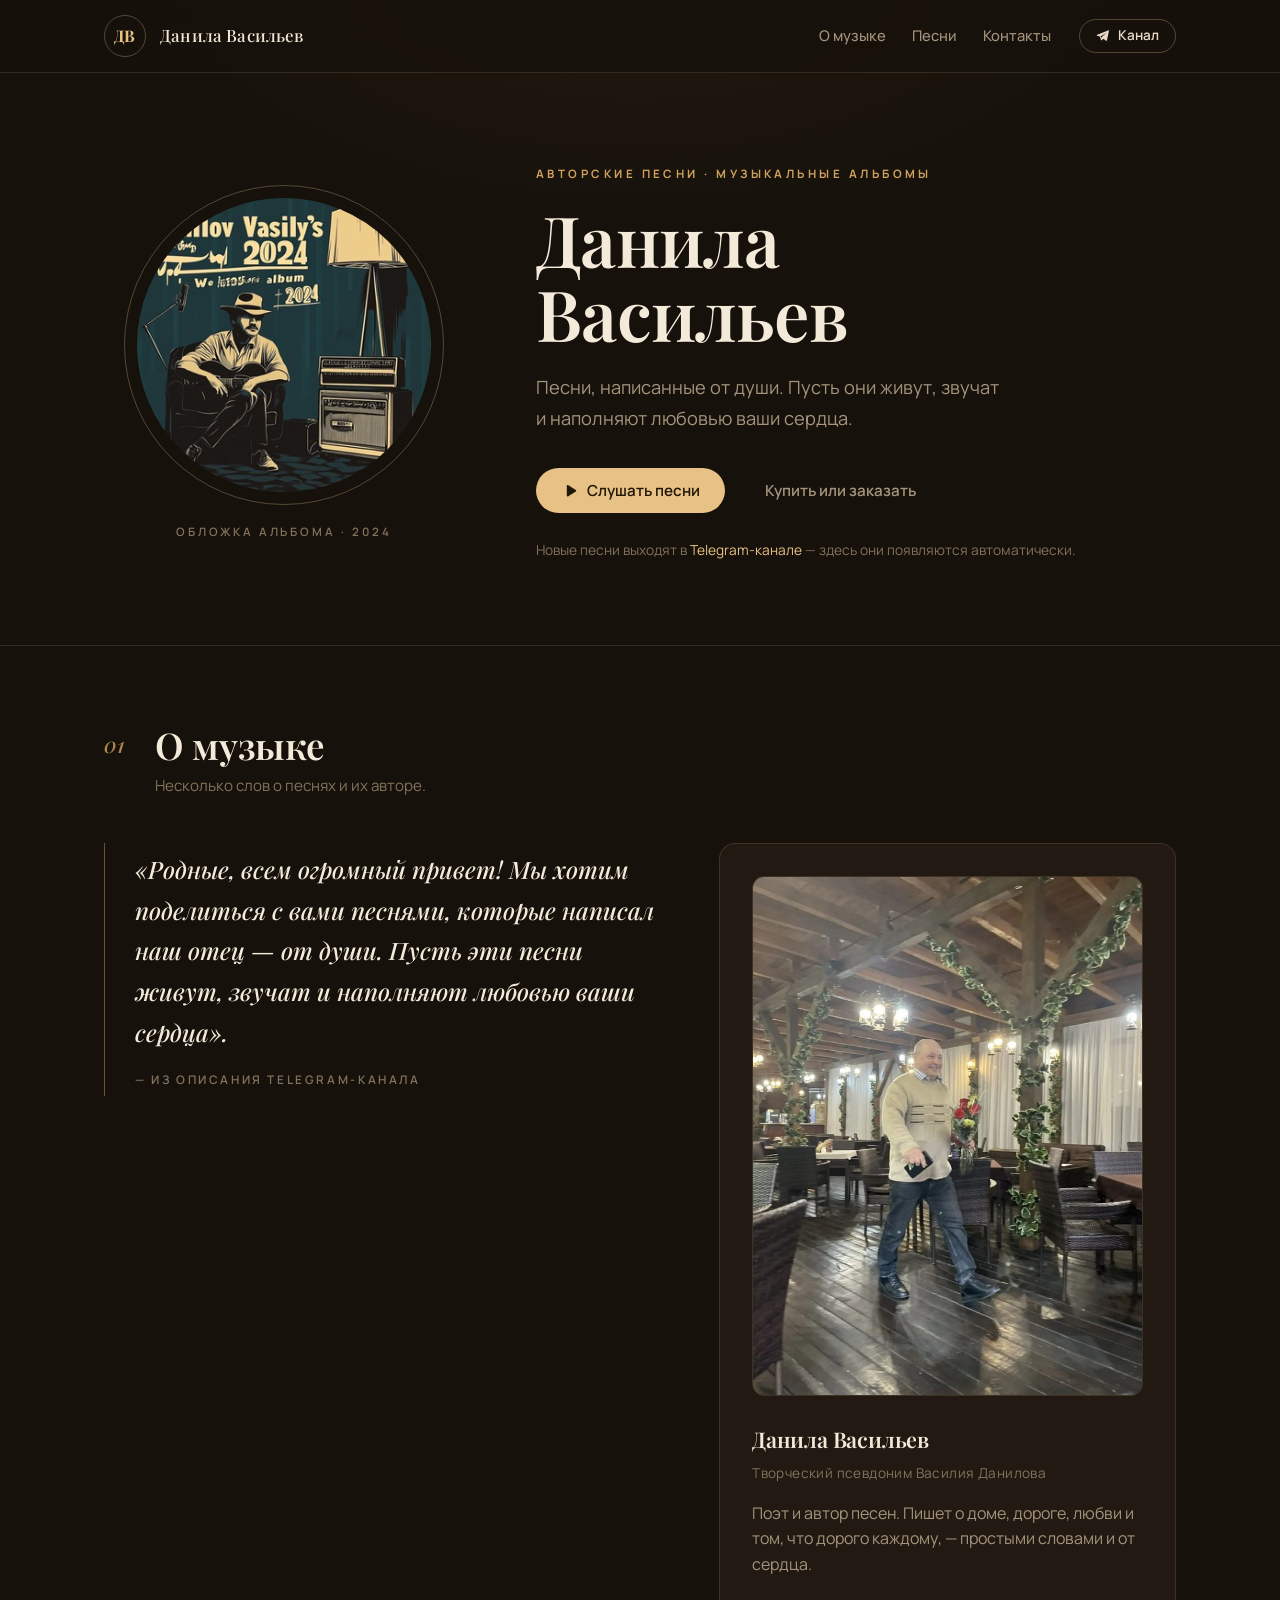
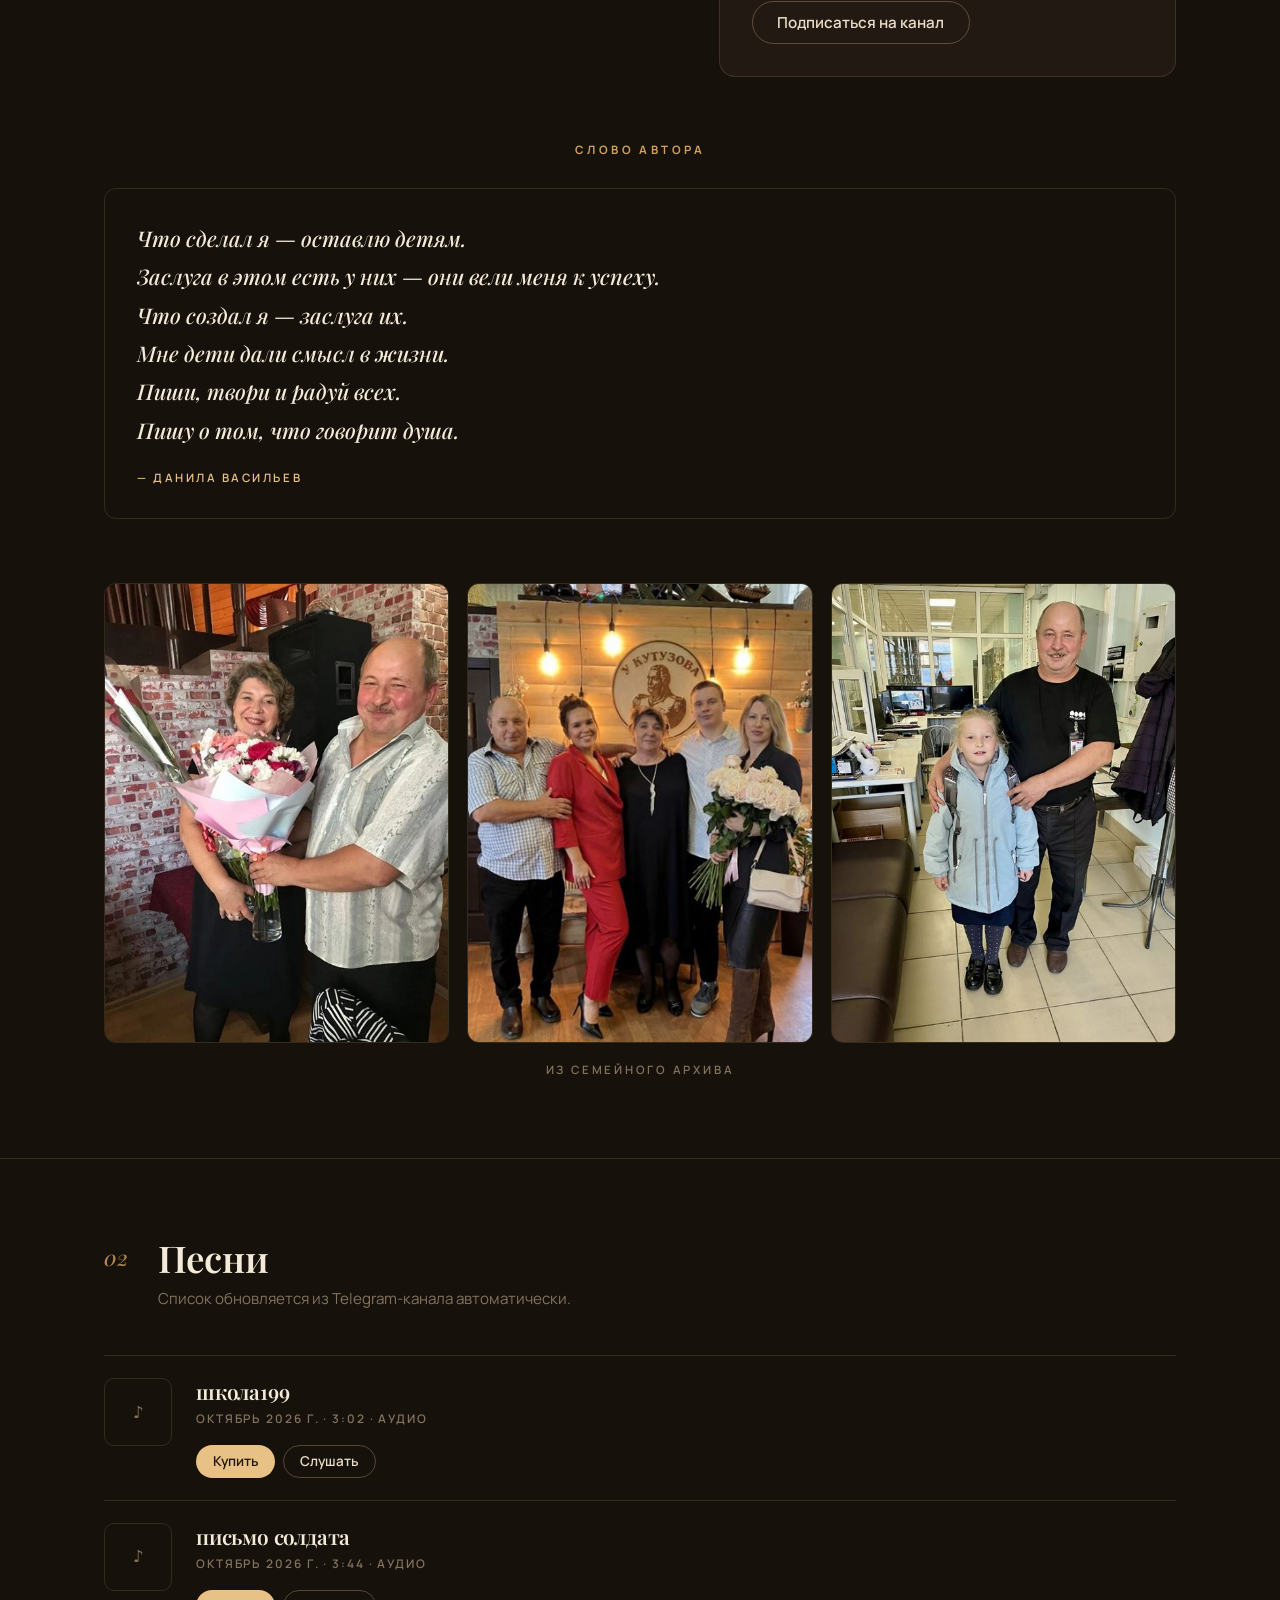
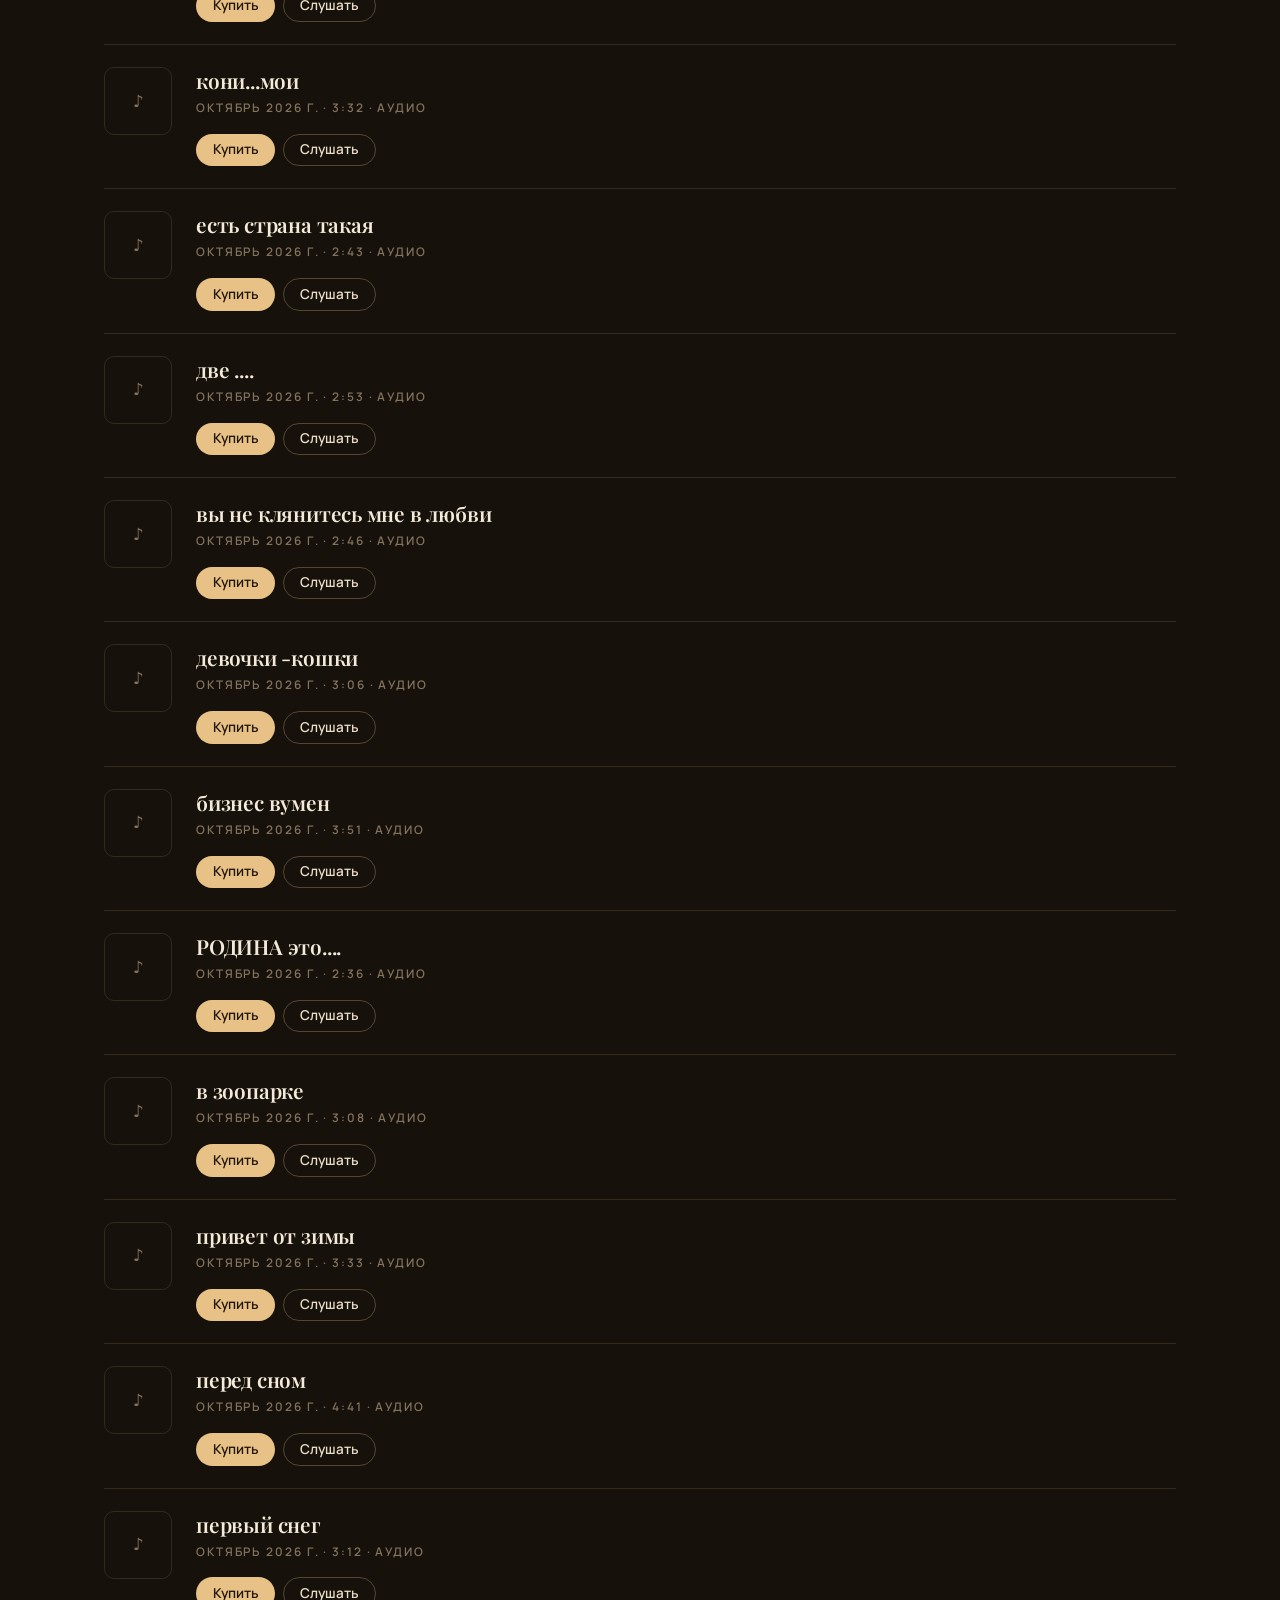
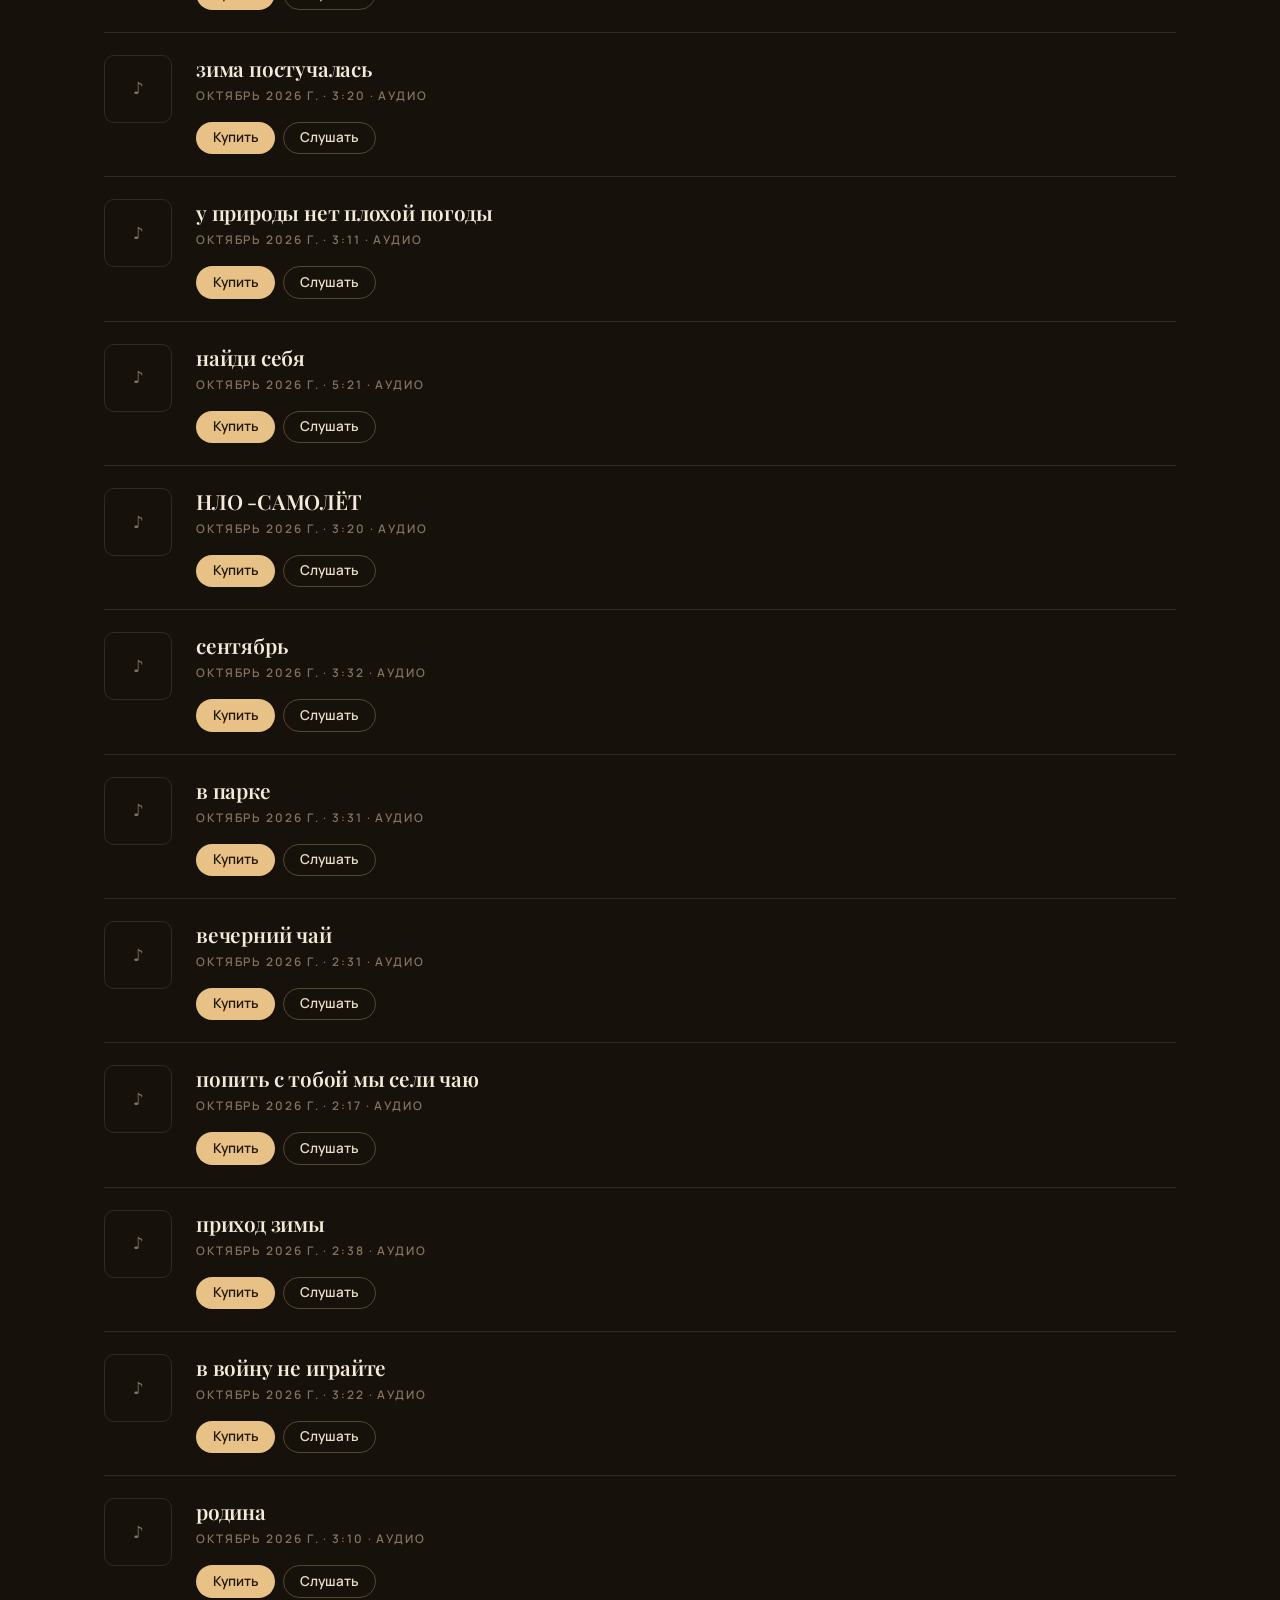
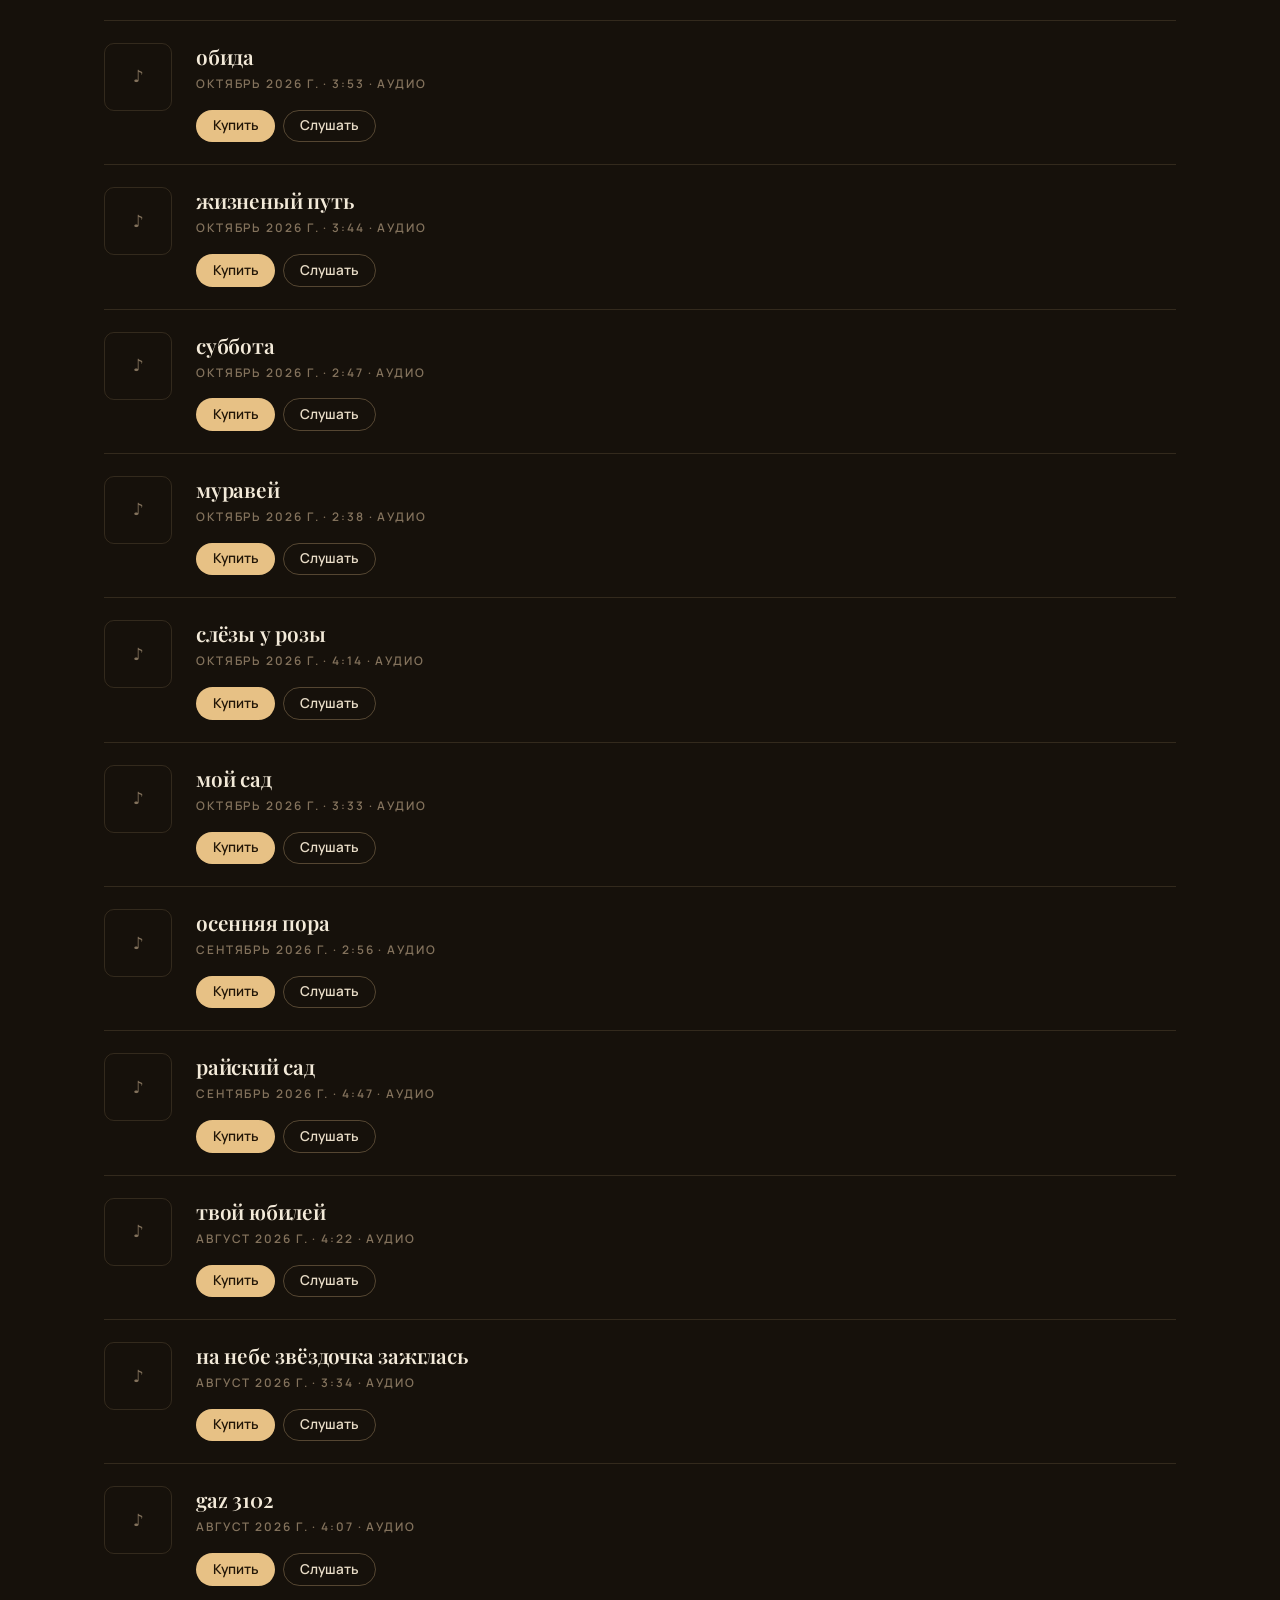
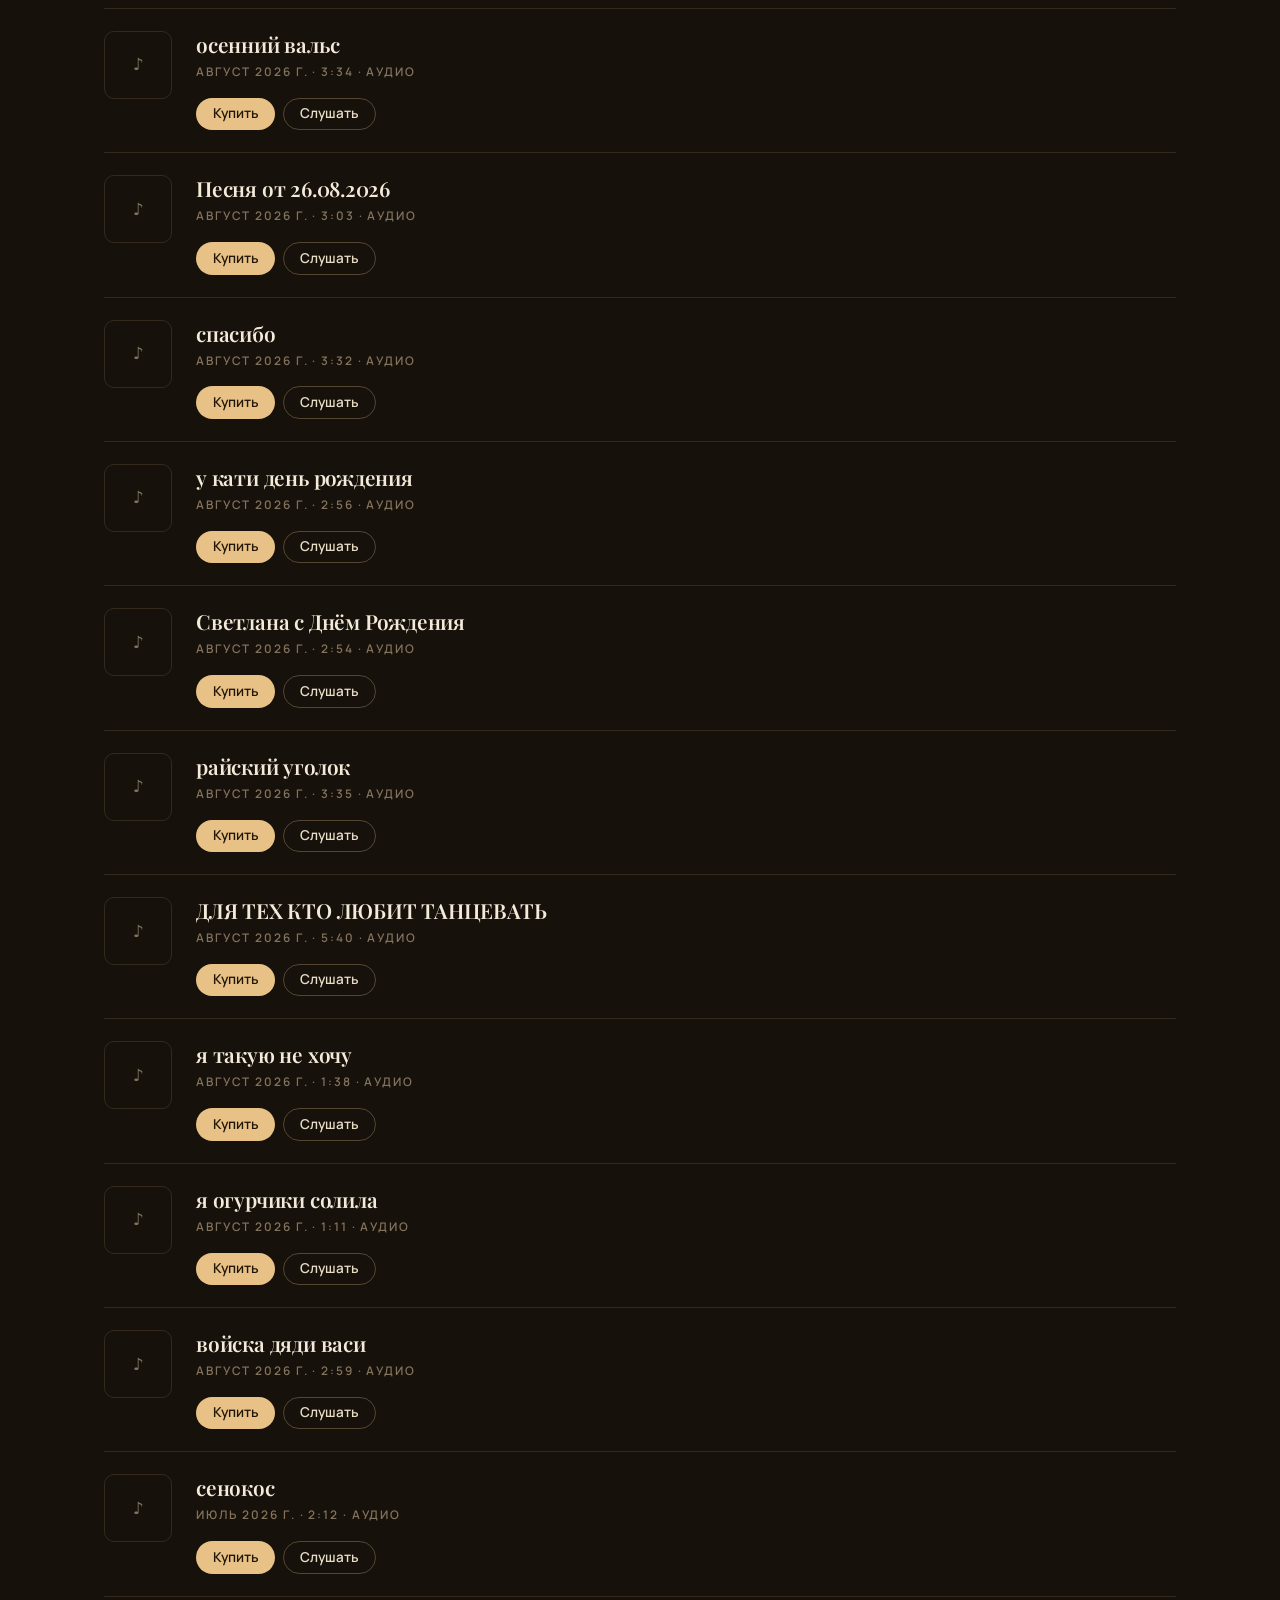
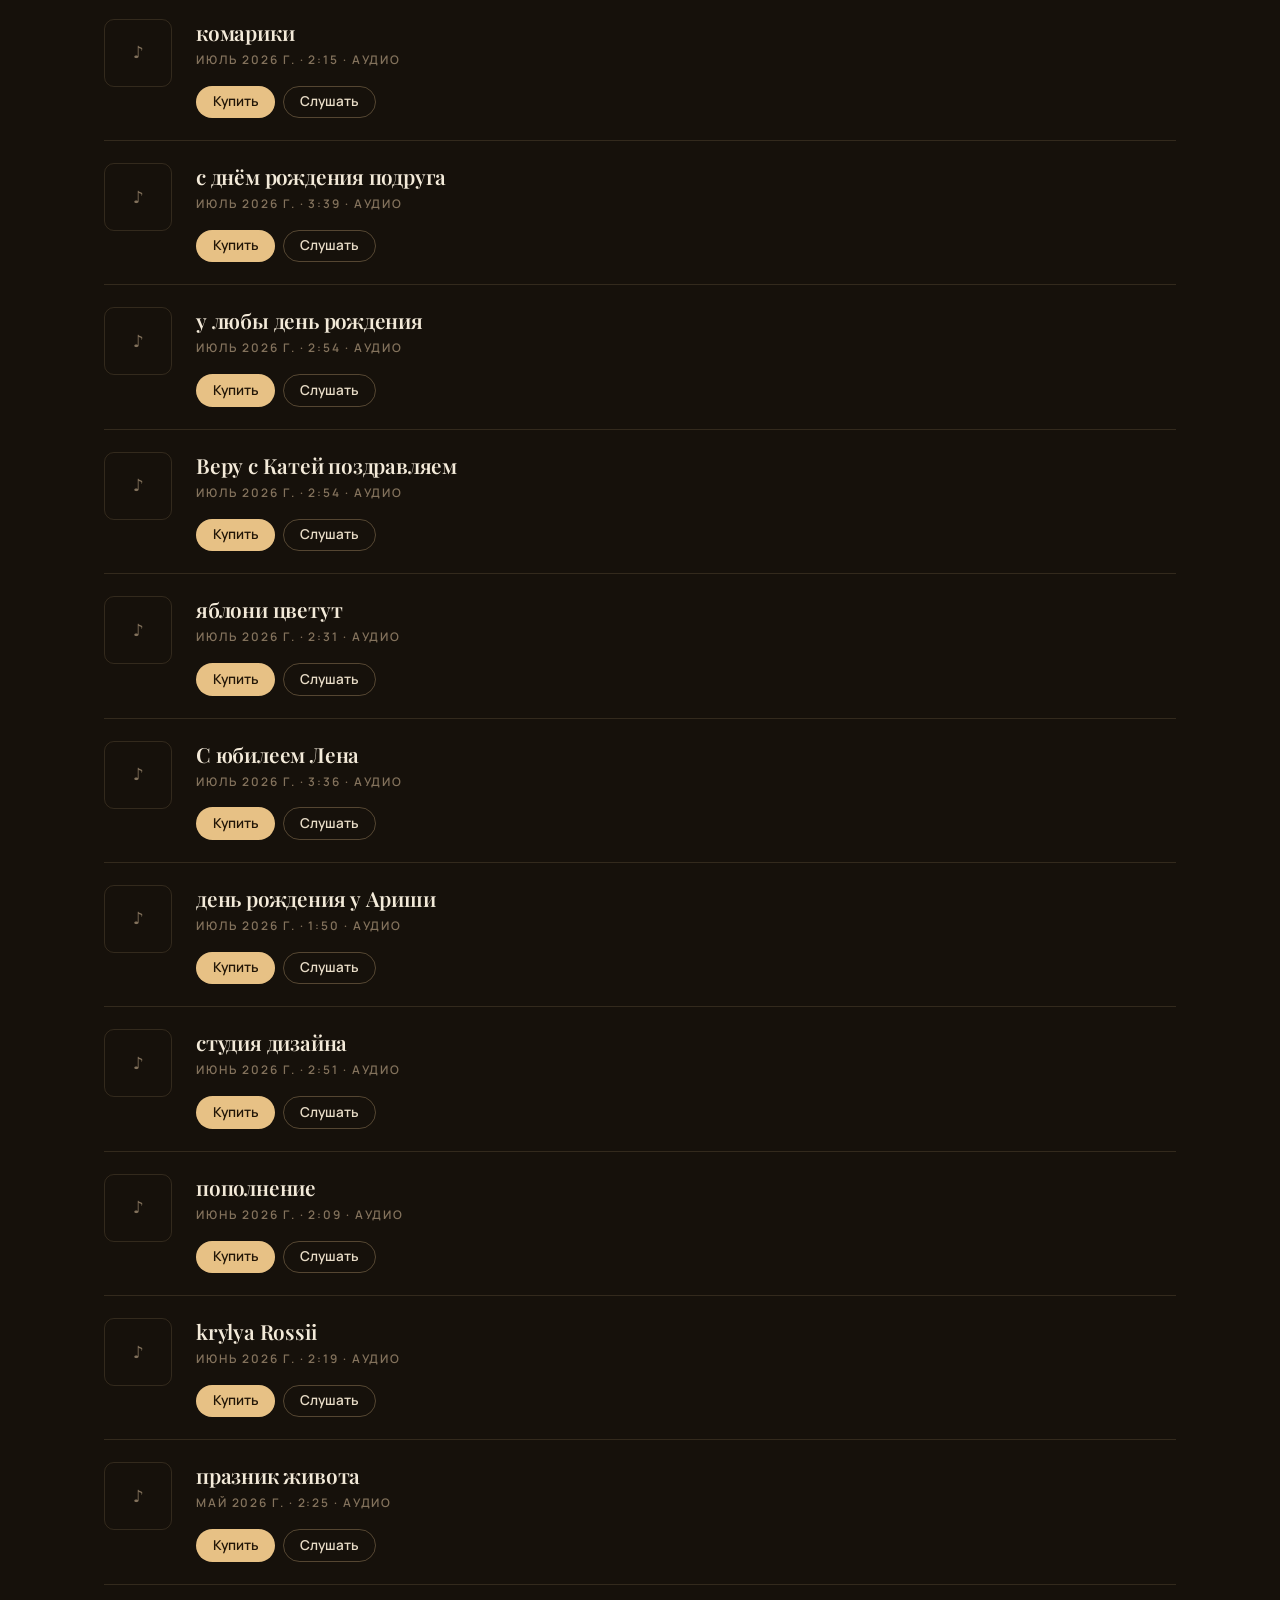
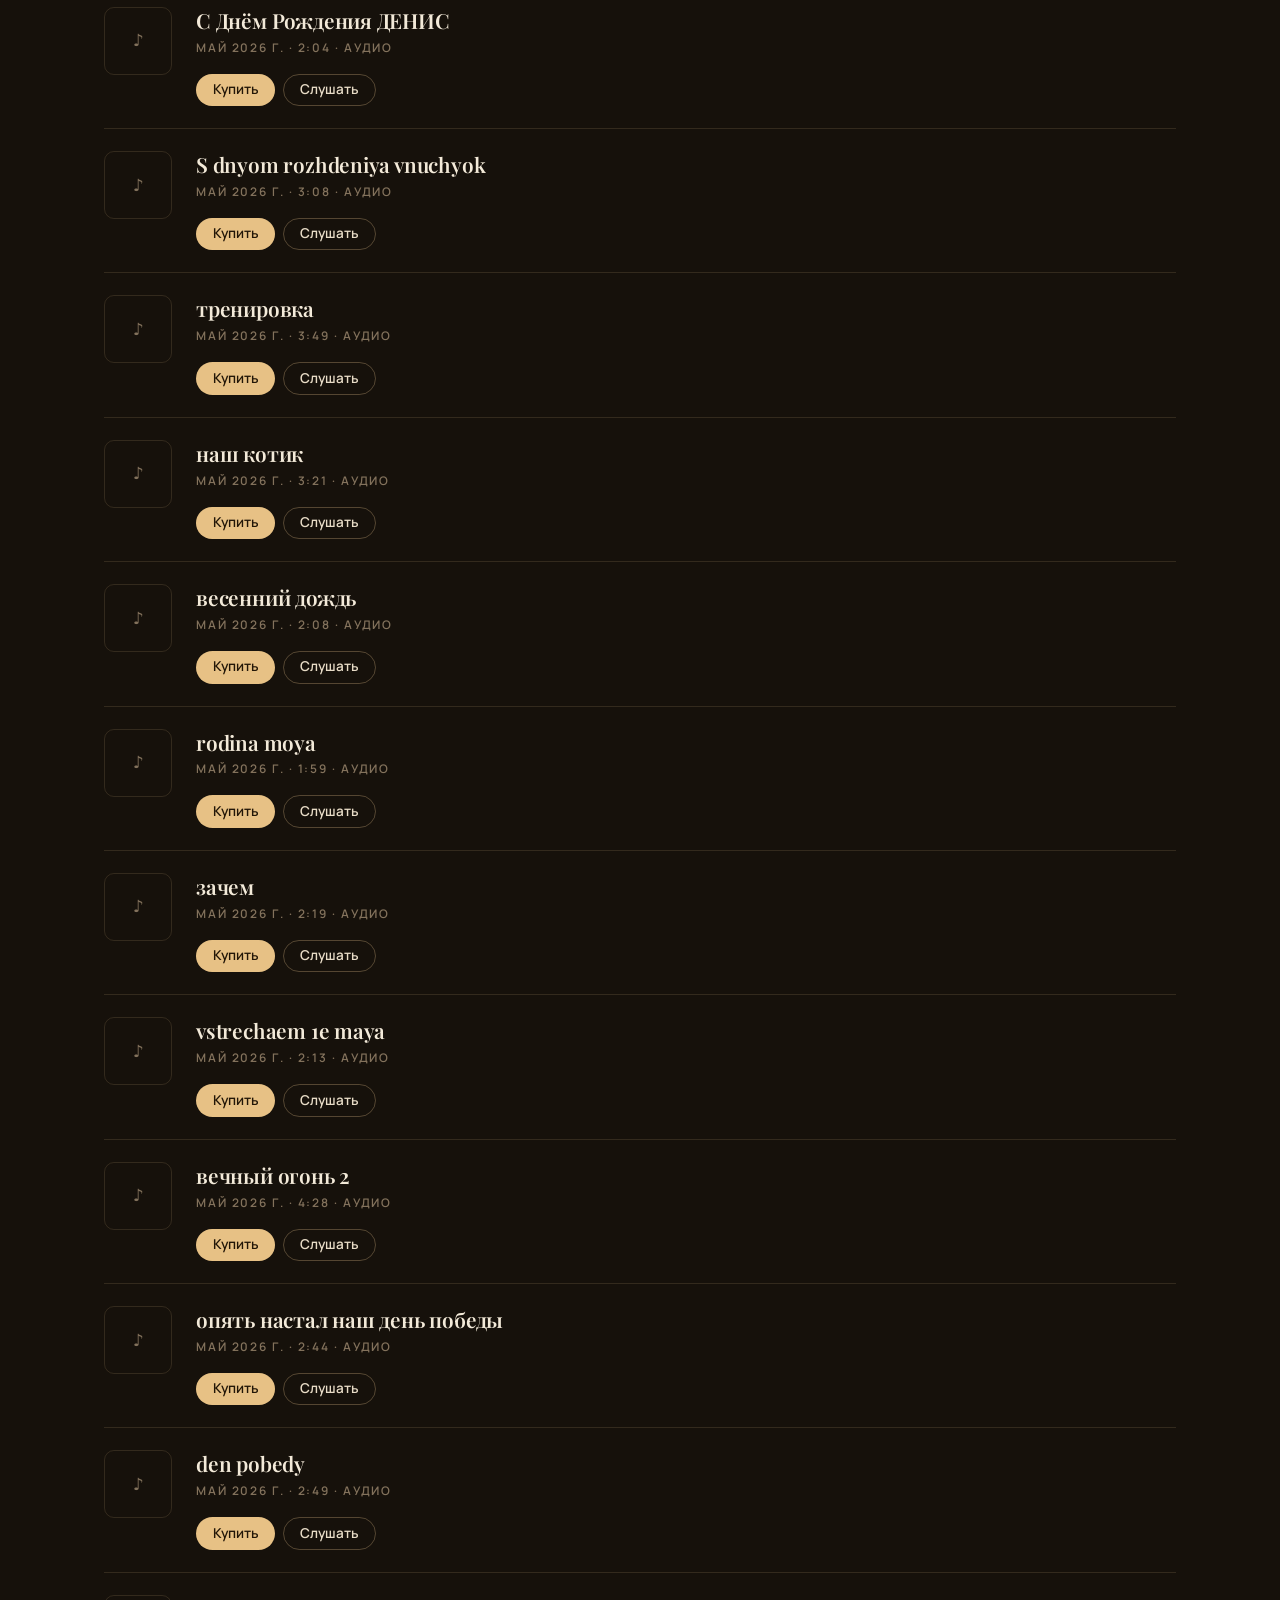
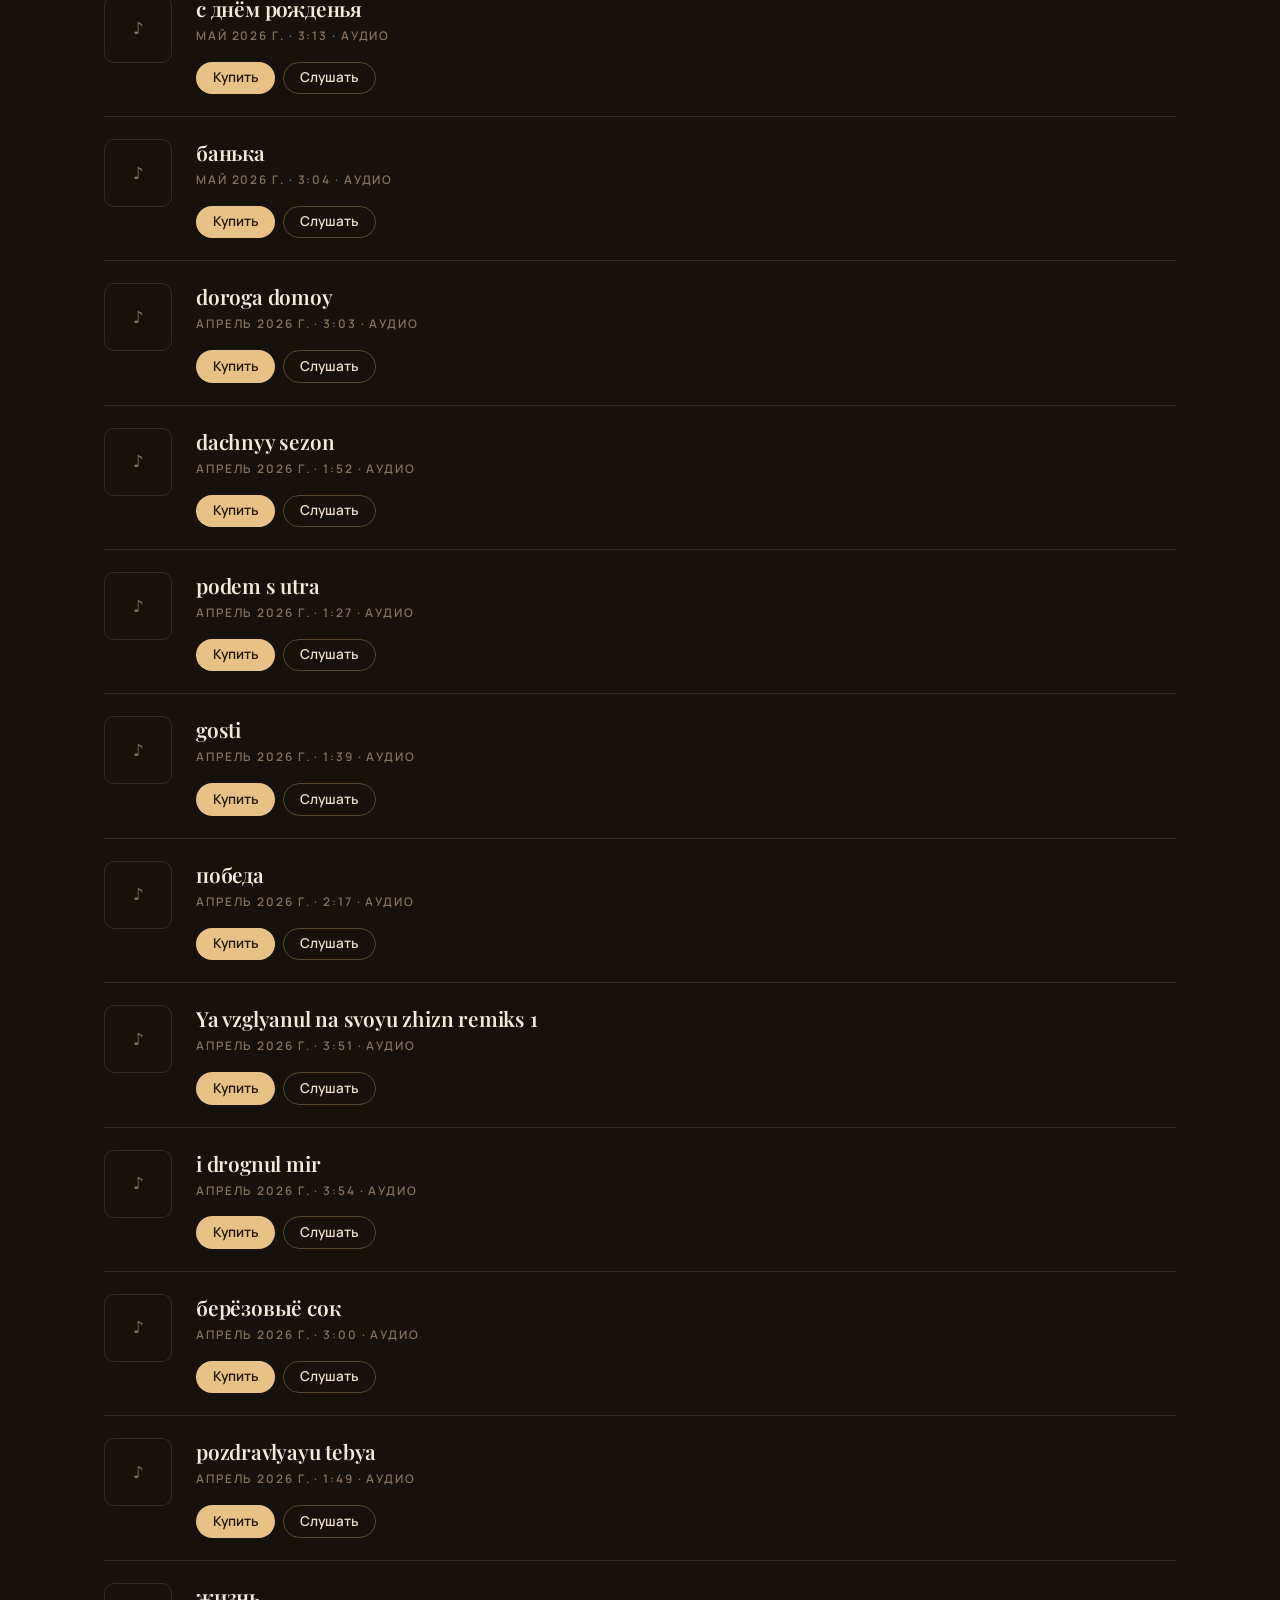
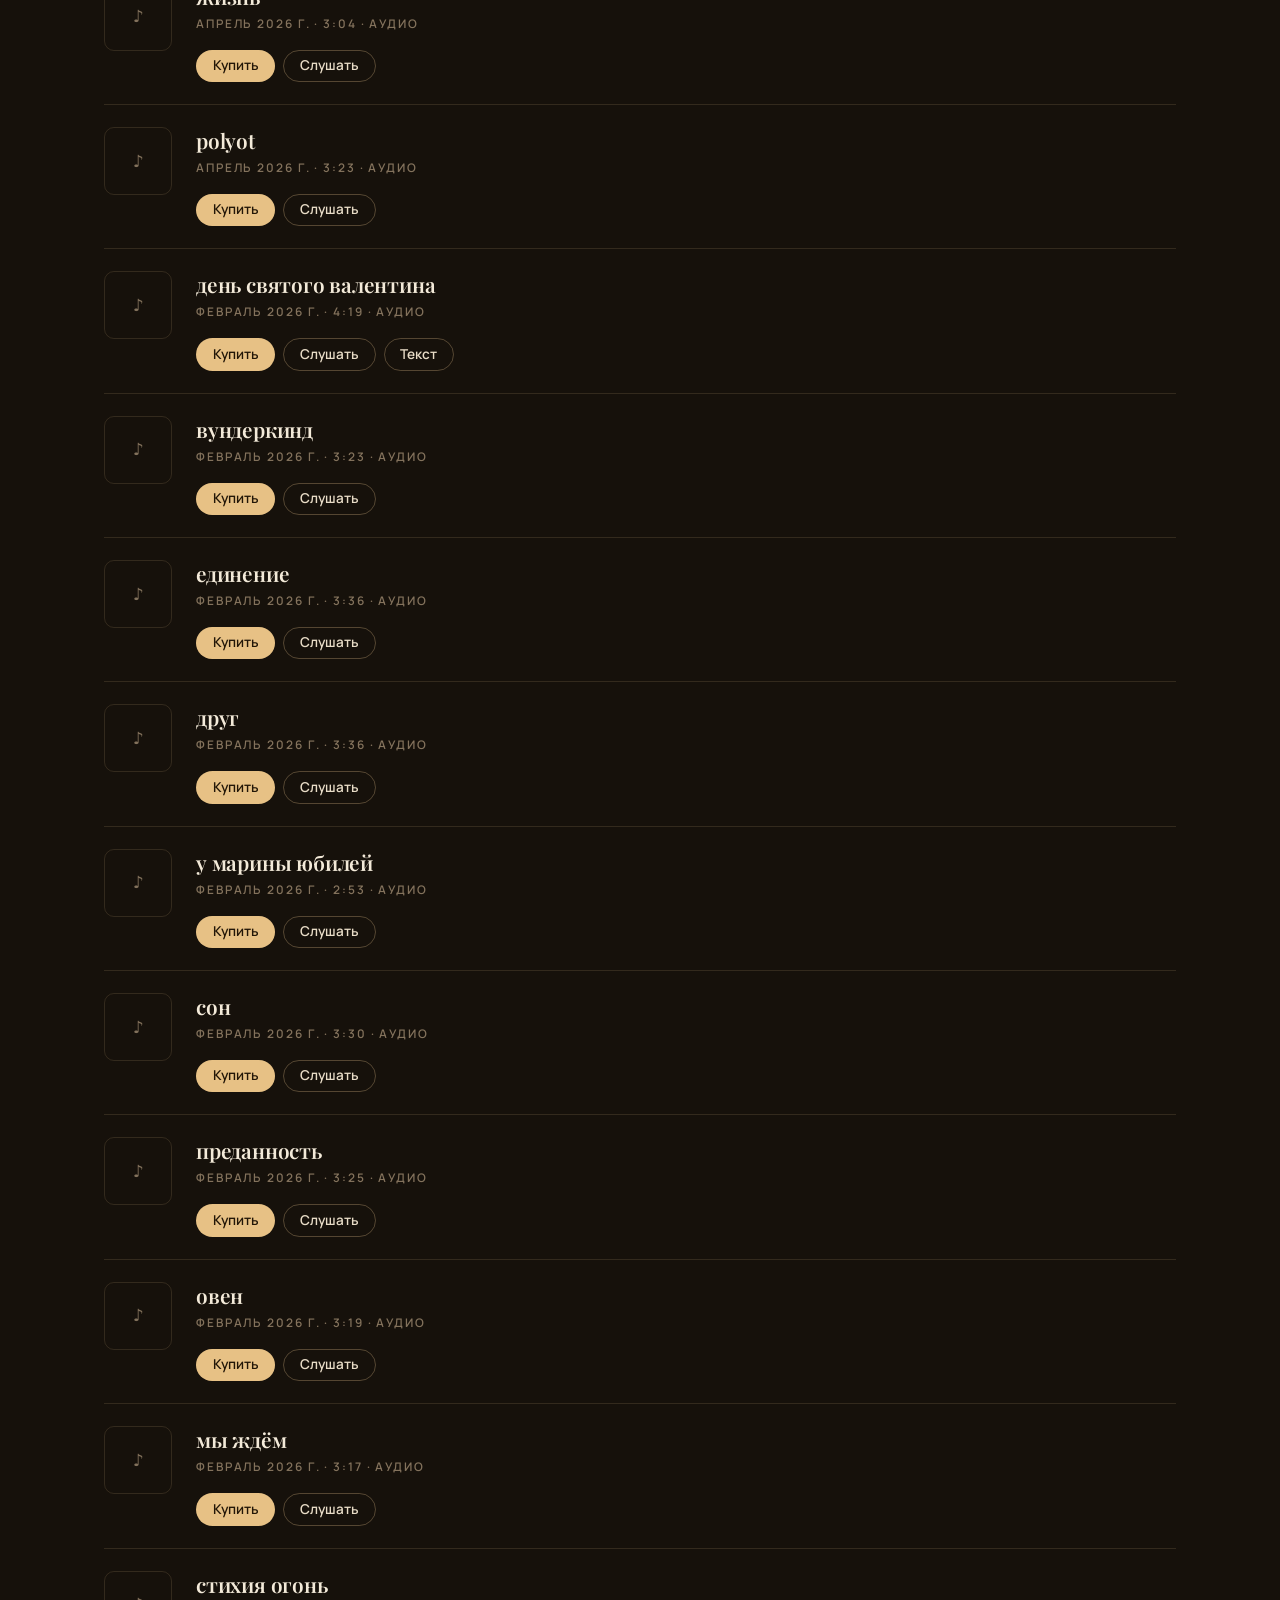
<file: index.html>
<!doctype html>
<html lang="ru">
<head>
  <meta charset="utf-8">
  <meta name="viewport" content="width=device-width, initial-scale=1">
  <title>Данила Васильев — авторские песни</title>
  <meta name="description" content="Авторские песни Данилы Васильева — творческий псевдоним Василия Данилова. Слушайте онлайн, купить или заказать — по телефону или почте.">
  <meta name="theme-color" content="#16110b">
  <meta name="color-scheme" content="dark">

  <link rel="icon" type="image/png" sizes="32x32" href="assets/img/favicon-32.png">
  <link rel="icon" type="image/png" sizes="192x192" href="assets/img/favicon-192.png">
  <link rel="apple-touch-icon" href="assets/img/apple-touch-icon.png">

  <meta property="og:type" content="website">
  <meta property="og:title" content="Данила Васильев — авторские песни">
  <meta property="og:description" content="Песни, написанные от души. Пусть они живут, звучат и наполняют любовью ваши сердца.">
  <meta property="og:url" content="https://music-vasiluy.github.io/danilov-music/">
  <meta property="og:image" content="https://music-vasiluy.github.io/danilov-music/assets/img/avatar.jpg">
  <meta property="og:locale" content="ru_RU">

  <script type="application/ld+json">
  {
    "@context": "https://schema.org",
    "@type": "Person",
    "name": "Данила Васильев",
    "alternateName": "Василий Данилов",
    "jobTitle": "Поэт и автор песен",
    "description": "Авторские песни Данилы Васильева — творческий псевдоним Василия Данилова.",
    "url": "https://music-vasiluy.github.io/danilov-music/",
    "sameAs": ["https://t.me/Danilov_Vasilii_music"]
  }
  </script>

  <link rel="stylesheet" href="assets/fonts/fonts.css">
  <link rel="stylesheet" href="assets/css/style.css?v=3">
</head>
<body id="top">

  <header class="site-header">
    <div class="container header-inner">
      <a class="brand" href="#top" aria-label="На главную">
        <span class="brand-mono">ДВ</span>
        <span class="brand-name">Данила Васильев</span>
      </a>
      <nav class="nav" aria-label="Основная навигация">
        <a href="#about">О музыке</a>
        <a href="#songs">Песни</a>
        <a href="#contacts">Контакты</a>
      </nav>
      <a class="btn btn-outline btn-sm header-tg" href="https://t.me/Danilov_Vasilii_music" target="_blank" rel="noopener">
        <svg class="icon" viewBox="0 0 24 24" aria-hidden="true"><path d="M21.9 4.6c-.3-1.1-1.2-1.3-2-.9L3.4 10.5c-1.1.4-1.1 1.1-.2 1.4l4.2 1.3 1.6 4.9c.2.6.4.8.9.8.4 0 .6-.2.9-.5l2-2 4.1 3c.8.4 1.3.2 1.5-.7l2.7-12.6c.3-1.2.1-1.5-.6-1.5zm-5.9 4.2-6 5.4-.2 2.5-1.2-3.7 7.9-5c.3-.2.6.1.3.3z"/></svg>
        Канал
      </a>
    </div>
  </header>

  <main>
    <section class="hero">
      <div class="container hero-inner">
        <div class="hero-media">
          <div class="avatar-ring">
            <img class="avatar" src="assets/img/avatar.jpg" alt="Данила Васильев — обложка музыкального альбома 2024" width="320" height="320">
          </div>
          <p class="avatar-caption">Обложка альбома · 2024</p>
        </div>
        <div class="hero-text">
          <p class="eyebrow">Авторские песни · музыкальные альбомы</p>
          <h1>Данила<br>Васильев</h1>
          <p class="lede">Песни, написанные от души. Пусть они живут, звучат и&nbsp;наполняют любовью ваши сердца.</p>
          <div class="hero-actions">
            <a class="btn btn-primary" href="#songs">
              <svg class="icon" viewBox="0 0 24 24" aria-hidden="true"><path d="M8 5.1v13.8c0 .8.9 1.3 1.6.9l10.8-6.9c.6-.4.6-1.4 0-1.8L9.6 4.2C8.9 3.8 8 4.3 8 5.1z"/></svg>
              Слушать песни
            </a>
            <button class="btn btn-ghost" type="button" data-buy-open>
              Купить или заказать
            </button>
          </div>
          <p class="hero-note">Новые песни выходят в <a href="https://t.me/Danilov_Vasilii_music" target="_blank" rel="noopener">Telegram-канале</a> — здесь они появляются автоматически.</p>
        </div>
      </div>
    </section>

    <section id="about" class="section">
      <div class="container">
        <header class="section-head">
          <span class="section-index" aria-hidden="true">01</span>
          <div>
            <h2>О музыке</h2>
            <p class="section-hint">Несколько слов о песнях и их авторе.</p>
          </div>
        </header>
        <div class="about-grid">
          <blockquote class="about-quote">
            <p>«Родные, всем огромный привет! Мы хотим поделиться с вами песнями, которые написал наш отец — от души. Пусть эти песни живут, звучат и наполняют любовью ваши сердца».</p>
            <footer>— из описания Telegram-канала</footer>
          </blockquote>
          <div class="about-card">
            <img class="about-photo" src="assets/img/photos/portrait.jpg" alt="Данила Васильев" loading="lazy">
            <h3>Данила Васильев</h3>
            <p class="about-alias">Творческий псевдоним Василия Данилова</p>
            <p>Поэт и автор песен. Пишет о доме, дороге, любви и том, что дорого каждому, — простыми словами и от сердца.</p>
            <a class="btn btn-outline" href="https://t.me/Danilov_Vasilii_music" target="_blank" rel="noopener">Подписаться на канал</a>
          </div>
        </div>

        <div class="quotes-block" id="quotes-block" hidden>
          <p class="quotes-label">Слово автора</p>
          <div id="quotes" class="quotes"></div>
        </div>

        <figure class="about-gallery">
          <div class="about-gallery-grid">
            <img src="assets/img/photos/couple.jpg" alt="Данила Васильев с родными" loading="lazy">
            <img src="assets/img/photos/family.jpg" alt="Семья Данилы Васильева" loading="lazy">
            <img src="assets/img/photos/with-granddaughter.jpg" alt="Данила Васильев с внучкой" loading="lazy">
          </div>
          <figcaption>Из семейного архива</figcaption>
        </figure>
      </div>
    </section>

    <section id="songs" class="section">
      <div class="container">
        <header class="section-head">
          <span class="section-index" aria-hidden="true">02</span>
          <div>
            <h2>Песни</h2>
            <p class="section-hint">Список обновляется из Telegram-канала автоматически.</p>
          </div>
        </header>
        <div id="songs-list" class="songs-list" aria-live="polite">
          <div class="songs-skeleton" aria-hidden="true">
            <div class="skeleton-row"></div>
            <div class="skeleton-row"></div>
            <div class="skeleton-row"></div>
          </div>
        </div>
        <div id="songs-empty" class="empty-state" hidden>
          <span class="empty-note" aria-hidden="true">♪</span>
          <h3>Скоро здесь появятся песни</h3>
          <p>Первые записи уже готовятся. А пока — загляните в Telegram-канал, чтобы ничего не пропустить.</p>
          <a class="btn btn-primary" href="https://t.me/Danilov_Vasilii_music" target="_blank" rel="noopener">Открыть канал</a>
        </div>
        <div class="songs-foot">
          <a class="link-more" href="https://t.me/Danilov_Vasilii_music" target="_blank" rel="noopener">Смотреть все записи в Telegram-канале →</a>
        </div>
      </div>
    </section>

    <section id="contacts" class="section">
      <div class="container">
        <header class="section-head">
          <span class="section-index" aria-hidden="true">03</span>
          <div>
            <h2>Купить песню или связаться</h2>
            <p class="section-hint">Понравилась песня? Напишите или позвоните — договоримся о покупке, заказе или сотрудничестве.</p>
          </div>
        </header>
        <div class="contacts-grid">
          <article class="contact-card">
            <span class="contact-icon" aria-hidden="true">
              <svg viewBox="0 0 24 24"><path d="M4 5h16c1.1 0 2 .9 2 2v10c0 1.1-.9 2-2 2H4c-1.1 0-2-.9-2-2V7c0-1.1.9-2 2-2zm8 7.3 7.4-4.8c.2-.1.3-.4.1-.6-.1-.1-.2-.2-.4-.2H4.9c-.2 0-.3 0-.4.2-.1.2 0 .5.1.6L12 12.3zm0 2.3-8-5.2V17h16V9.4l-8 5.2z"/></svg>
            </span>
            <h3>Почта</h3>
            <p class="contact-value" data-fill-email-text>vasilijdanilov93@gmail.com</p>
            <div class="contact-actions">
              <a class="btn btn-outline btn-sm" data-fill-email-href href="mailto:vasilijdanilov93@gmail.com">Написать</a>
              <button class="btn btn-ghost btn-sm copy-btn" type="button" data-copy-email>Скопировать</button>
            </div>
          </article>
          <article class="contact-card">
            <span class="contact-icon" aria-hidden="true">
              <svg viewBox="0 0 24 24"><path d="M6.6 3.2c.6-.6 1.6-.6 2.2 0l2.1 2.1c.6.6.6 1.6 0 2.2l-1 1c-.2.2-.2.5-.1.7.5 1 1.1 1.9 1.9 2.7.8.8 1.7 1.4 2.7 1.9.2.1.5.1.7-.1l1-1c.6-.6 1.6-.6 2.2 0l2.1 2.1c.6.6.6 1.6 0 2.2l-1.3 1.3c-.9.9-2.2 1.2-3.4.7-2-.8-3.9-2-5.6-3.7C8 12.6 6.8 10.7 6 8.7c-.5-1.2-.2-2.5.7-3.4l-.1-.1z"/></svg>
            </span>
            <h3>Телефон</h3>
            <p class="contact-value" data-fill-phone-text>+7 913 904-61-82</p>
            <div class="contact-actions">
              <a class="btn btn-outline btn-sm" data-fill-phone-href href="tel:+79139046182">Позвонить</a>
              <button class="btn btn-ghost btn-sm copy-btn" type="button" data-copy-phone>Скопировать</button>
            </div>
          </article>
          <article class="contact-card">
            <span class="contact-icon" aria-hidden="true">
              <svg viewBox="0 0 24 24"><path d="M21.9 4.6c-.3-1.1-1.2-1.3-2-.9L3.4 10.5c-1.1.4-1.1 1.1-.2 1.4l4.2 1.3 1.6 4.9c.2.6.4.8.9.8.4 0 .6-.2.9-.5l2-2 4.1 3c.8.4 1.3.2 1.5-.7l2.7-12.6c.3-1.2.1-1.5-.6-1.5zm-5.9 4.2-6 5.4-.2 2.5-1.2-3.7 7.9-5c.3-.2.6.1.3.3z"/></svg>
            </span>
            <h3>Telegram</h3>
            <p class="contact-value"><a href="https://t.me/Danilov_Vasilii_music" target="_blank" rel="noopener">@Danilov_Vasilii_music</a></p>
            <div class="contact-actions">
              <a class="btn btn-outline btn-sm" href="https://t.me/Danilov_Vasilii_music" target="_blank" rel="noopener">Открыть канал</a>
            </div>
          </article>
        </div>
      </div>
    </section>

    <section id="app" class="app-strip">
      <div class="container app-strip-inner">
        <div class="app-strip-text">
          <p class="app-strip-title">Приложение «Данила Васильев»</p>
          <p class="app-strip-note">Все песни в телефоне как отдельное приложение: сайт на весь экран, без адресной строки браузера. Файл ~130 КБ, Android 5.0 и новее.</p>
        </div>
        <a class="btn btn-primary" href="apk/danila-vasilev.apk" download>
          <svg class="icon" viewBox="0 0 24 24" aria-hidden="true"><path d="M11 4h2v8h3l-4 4-4-4h3zM5 19h14v2H5z"/></svg>
          Скачать приложение
        </a>
      </div>
    </section>

  </main>

  <footer class="site-footer">
    <div class="container footer-inner">
      <p>© <span id="year">2026</span> Данила Васильев · Песни, написанные от души. Все права защищены.</p>
      <p class="footer-sub">Сайт обновляется автоматически из Telegram-канала</p>
    </div>
  </footer>

  <!-- Карточка песни (шаблон, содержимое подставляет js) -->
  <template id="song-template">
    <article class="song">
      <div class="song-cover">
        <img class="song-cover-img" alt="" loading="lazy" hidden>
        <span class="song-cover-ph" aria-hidden="true">♪</span>
      </div>
      <div class="song-main">
        <div class="song-head">
          <h3 class="song-title"></h3>
          <span class="song-chip song-chip-demo" hidden>пример</span>
        </div>
        <p class="song-meta"></p>
        <div class="song-actions">
          <button class="btn btn-primary btn-sm" type="button" data-buy>Купить</button>
          <button class="btn btn-outline btn-sm" type="button" data-listen hidden>Слушать</button>
          <button class="btn btn-outline btn-sm" type="button" data-lyrics aria-expanded="false" hidden>Текст</button>
        </div>
        <p class="song-note" hidden></p>
        <div class="song-panel" hidden>
          <div class="lyrics" hidden>
            <div class="lyrics-body"></div>
            <button class="lyrics-toggle" type="button" hidden>Показать полностью</button>
          </div>
        </div>
      </div>
    </article>
  </template>

  <!-- Окно «Купить» -->
  <dialog id="contact-modal" class="modal" aria-labelledby="modal-title">
    <div class="modal-inner">
      <button class="modal-close" type="button" data-close aria-label="Закрыть">
        <svg viewBox="0 0 24 24" aria-hidden="true"><path d="M6.4 5 5 6.4 10.6 12 5 17.6 6.4 19 12 13.4 17.6 19 19 17.6 13.4 12 19 6.4 17.6 5 12 10.6z"/></svg>
      </button>
      <p class="eyebrow">Связаться с автором</p>
      <h2 id="modal-title">Купить песню</h2>
      <p class="modal-song" id="modal-song" hidden></p>
      <p class="modal-text">Напишите или позвоните — подскажем, как приобрести запись или заказать песню.</p>
      <div class="modal-actions">
        <a class="btn btn-primary" id="modal-mail" href="mailto:vasilijdanilov93@gmail.com">
          <svg class="icon" viewBox="0 0 24 24" aria-hidden="true"><path d="M4 5h16c1.1 0 2 .9 2 2v10c0 1.1-.9 2-2 2H4c-1.1 0-2-.9-2-2V7c0-1.1.9-2 2-2zm8 7.3 7.4-4.8c.2-.1.3-.4.1-.6-.1-.1-.2-.2-.4-.2H4.9c-.2 0-.3 0-.4.2-.1.2 0 .5.1.6L12 12.3zm0 2.3-8-5.2V17h16V9.4l-8 5.2z"/></svg>
          Написать на почту
        </a>
        <a class="btn btn-outline" id="modal-tel" href="tel:+79139046182">
          <svg class="icon" viewBox="0 0 24 24" aria-hidden="true"><path d="M6.6 3.2c.6-.6 1.6-.6 2.2 0l2.1 2.1c.6.6.6 1.6 0 2.2l-1 1c-.2.2-.2.5-.1.7.5 1 1.1 1.9 1.9 2.7.8.8 1.7 1.4 2.7 1.9.2.1.5.1.7-.1l1-1c.6-.6 1.6-.6 2.2 0l2.1 2.1c.6.6.6 1.6 0 2.2l-1.3 1.3c-.9.9-2.2 1.2-3.4.7-2-.8-3.9-2-5.6-3.7C8 12.6 6.8 10.7 6 8.7c-.5-1.2-.2-2.5.7-3.4l-.1-.1z"/></svg>
          Позвонить
        </a>
      </div>
      <dl class="modal-contacts">
        <div><dt>Почта</dt><dd><button class="copy-inline" type="button" data-copy-email><span>vasilijdanilov93@gmail.com</span><svg class="icon icon-copy" viewBox="0 0 24 24" aria-hidden="true"><path d="M8 3h10c1.1 0 2 .9 2 2v12h-2V5H8V3zM5 7h10c1.1 0 2 .9 2 2v10c0 1.1-.9 2-2 2H5c-1.1 0-2-.9-2-2V9c0-1.1.9-2 2-2zm0 2v10h10V9H5z"/></svg><svg class="icon icon-check" viewBox="0 0 24 24" aria-hidden="true"><path d="M9.2 16.4 5.6 12.8 4.2 14.2l5 5L20 8.4l-1.4-1.4z"/></svg></button></dd></div>
        <div><dt>Телефон</dt><dd><button class="copy-inline" type="button" data-copy-phone><span>+7 913 904-61-82</span><svg class="icon icon-copy" viewBox="0 0 24 24" aria-hidden="true"><path d="M8 3h10c1.1 0 2 .9 2 2v12h-2V5H8V3zM5 7h10c1.1 0 2 .9 2 2v10c0 1.1-.9 2-2 2H5c-1.1 0-2-.9-2-2V9c0-1.1.9-2 2-2zm0 2v10h10V9H5z"/></svg><svg class="icon icon-check" viewBox="0 0 24 24" aria-hidden="true"><path d="M9.2 16.4 5.6 12.8 4.2 14.2l5 5L20 8.4l-1.4-1.4z"/></svg></button></dd></div>
      </dl>
    </div>
  </dialog>

  <!-- Плеер внизу экрана: не уезжает при прокрутке -->
  <div id="player-dock" class="player-dock" hidden>
    <div class="container dock-inner">
      <button class="player-btn dock-toggle" type="button" aria-label="Воспроизвести" data-dock-toggle>
        <svg class="icon icon-play" viewBox="0 0 24 24" aria-hidden="true"><path d="M8 5.1v13.8c0 .8.9 1.3 1.6.9l10.8-6.9c.6-.4.6-1.4 0-1.8L9.6 4.2C8.9 3.8 8 4.3 8 5.1z"/></svg>
        <svg class="icon icon-pause" viewBox="0 0 24 24" aria-hidden="true"><path d="M7 4h4v16H7zM13 4h4v16h-4z"/></svg>
      </button>
      <div class="dock-info">
        <span class="dock-label">Сейчас играет</span>
        <span class="dock-title" id="dock-title"></span>
      </div>
      <div class="player-track dock-track">
        <div class="player-fill" id="dock-fill"></div>
        <input class="player-range" id="dock-range" type="range" min="0" max="1000" value="0" step="1" aria-label="Перемотка">
      </div>
      <span class="player-time" id="dock-time">0:00</span>
      <button class="dock-close" type="button" aria-label="Закрыть плеер" data-dock-close>
        <svg viewBox="0 0 24 24" aria-hidden="true"><path d="M6.4 5 5 6.4 10.6 12 5 17.6 6.4 19 12 13.4 17.6 19 19 17.6 13.4 12 19 6.4 17.6 5 12 10.6z"/></svg>
      </button>
    </div>
  </div>

  <div id="toast" class="toast" role="status" aria-live="polite" hidden></div>

  <script src="assets/js/app.js?v=3"></script>
</body>
</html>
</file>
<file: assets/fonts/fonts.css>
/* Локальные шрифты (кириллица + латиница), файлы лежат рядом с этим css */
@font-face {
  font-family: 'Manrope';
  font-style: normal;
  font-weight: 400 700;
  font-display: swap;
  src: url('Manrope-400-700-normal-cyrillic.woff2') format('woff2');
  unicode-range: U+0301, U+0400-045F, U+0490-0491, U+04B0-04B1, U+2116;
}
@font-face {
  font-family: 'Manrope';
  font-style: normal;
  font-weight: 400 700;
  font-display: swap;
  src: url('Manrope-400-700-normal-latin.woff2') format('woff2');
  unicode-range: U+0000-00FF, U+0131, U+0152-0153, U+02BB-02BC, U+02C6, U+02DA, U+02DC, U+0304, U+0308, U+0329, U+2000-206F, U+20AC, U+2122, U+2191, U+2193, U+2212, U+2215, U+FEFF, U+FFFD;
}
@font-face {
  font-family: 'Playfair Display';
  font-style: italic;
  font-weight: 500 800;
  font-display: swap;
  src: url('Playfair-Display-500-800-italic-cyrillic.woff2') format('woff2');
  unicode-range: U+0301, U+0400-045F, U+0490-0491, U+04B0-04B1, U+2116;
}
@font-face {
  font-family: 'Playfair Display';
  font-style: italic;
  font-weight: 500 800;
  font-display: swap;
  src: url('Playfair-Display-500-800-italic-latin.woff2') format('woff2');
  unicode-range: U+0000-00FF, U+0131, U+0152-0153, U+02BB-02BC, U+02C6, U+02DA, U+02DC, U+0304, U+0308, U+0329, U+2000-206F, U+20AC, U+2122, U+2191, U+2193, U+2212, U+2215, U+FEFF, U+FFFD;
}
@font-face {
  font-family: 'Playfair Display';
  font-style: normal;
  font-weight: 500 800;
  font-display: swap;
  src: url('Playfair-Display-500-800-normal-cyrillic.woff2') format('woff2');
  unicode-range: U+0301, U+0400-045F, U+0490-0491, U+04B0-04B1, U+2116;
}
@font-face {
  font-family: 'Playfair Display';
  font-style: normal;
  font-weight: 500 800;
  font-display: swap;
  src: url('Playfair-Display-500-800-normal-latin.woff2') format('woff2');
  unicode-range: U+0000-00FF, U+0131, U+0152-0153, U+02BB-02BC, U+02C6, U+02DA, U+02DC, U+0304, U+0308, U+0329, U+2000-206F, U+20AC, U+2122, U+2191, U+2193, U+2212, U+2215, U+FEFF, U+FFFD;
}
</file>
<file: assets/css/style.css>
/* ============================================================
   Данила Васильев — сайт песен
   Тёмная тёплая тема: эспрессо, охра, сливки. Сдержанный минимализм.
   ============================================================ */

:root {
  --bg: #16110b;
  --bg-soft: #1d1610;
  --surface: #221a12;
  --surface-2: #2a2117;
  --line: rgba(230, 196, 143, 0.14);
  --line-strong: rgba(230, 196, 143, 0.3);
  --gold: #d0a15e;
  --gold-bright: #e7c185;
  --gold-deep: #b8863f;
  --cream: #f3ead9;
  --text: #e8dcc7;
  --muted: #a5947b;
  --muted-2: #83725c;
  --font-display: "Playfair Display", "Georgia", serif;
  --font-body: "Manrope", "Segoe UI", system-ui, sans-serif;
  --container: 1120px;
  --radius: 16px;
  --radius-sm: 12px;
}

/* ---------- База ---------- */

*,
*::before,
*::after { box-sizing: border-box; }

html {
  scroll-behavior: smooth;
}

body {
  margin: 0;
  min-height: 100vh;
  font-family: var(--font-body);
  font-size: 16px;
  line-height: 1.6;
  color: var(--text);
  background-color: var(--bg);
  background-image: radial-gradient(900px 520px at 50% -10%, rgba(208, 161, 94, 0.07), transparent 62%);
  background-attachment: fixed;
  overflow-x: hidden;
}

::selection {
  background: rgba(208, 161, 94, 0.35);
  color: var(--cream);
}

img { max-width: 100%; display: block; }

[hidden] { display: none !important; }

a { color: var(--gold-bright); text-decoration: none; }
a:hover { color: var(--cream); }

h1, h2, h3 {
  font-family: var(--font-display);
  font-weight: 600;
  color: var(--cream);
  margin: 0;
  letter-spacing: -0.01em;
}

p { margin: 0; }

:focus-visible {
  outline: 2px solid var(--gold-bright);
  outline-offset: 3px;
  border-radius: 6px;
}

.container {
  max-width: var(--container);
  margin: 0 auto;
  padding: 0 24px;
}

.icon {
  width: 1.15em;
  height: 1.15em;
  fill: currentColor;
  flex: none;
}

/* ---------- Кнопки ---------- */

.btn {
  display: inline-flex;
  align-items: center;
  justify-content: center;
  gap: 0.55em;
  padding: 0.85em 1.6em;
  border-radius: 999px;
  border: 1px solid transparent;
  font-family: var(--font-body);
  font-size: 0.95rem;
  font-weight: 600;
  line-height: 1;
  cursor: pointer;
  text-decoration: none;
  white-space: nowrap;
  transition: background-color 0.22s ease, border-color 0.22s ease, color 0.22s ease;
}

.btn-primary {
  background: var(--gold-bright);
  color: #221607;
}

.btn-primary:hover {
  color: #221607;
  background: #f2d7a8;
}

.btn-outline {
  border-color: var(--line-strong);
  color: var(--text);
  background: transparent;
}

.btn-outline:hover {
  border-color: var(--gold);
  color: var(--cream);
}

.btn[aria-expanded="true"] {
  border-color: var(--gold);
  color: var(--cream);
}

.btn-ghost {
  color: var(--muted);
  background: transparent;
}

.btn-ghost:hover {
  color: var(--cream);
}

.btn-sm {
  padding: 0.62em 1.15em;
  font-size: 0.85rem;
}

/* ---------- Шапка ---------- */

.site-header {
  position: sticky;
  top: 0;
  z-index: 100;
  background: rgba(22, 17, 11, 0.78);
  backdrop-filter: blur(14px);
  -webkit-backdrop-filter: blur(14px);
  border-bottom: 1px solid var(--line);
}

.header-inner {
  display: flex;
  align-items: center;
  gap: 28px;
  min-height: 72px;
}

.brand {
  display: inline-flex;
  align-items: center;
  gap: 14px;
  color: var(--cream);
  margin-right: auto;
}

.brand:hover { color: var(--cream); }

.brand-mono {
  display: grid;
  place-items: center;
  width: 42px;
  height: 42px;
  border-radius: 50%;
  border: 1px solid var(--line-strong);
  font-family: var(--font-display);
  font-size: 1rem;
  font-weight: 700;
  color: var(--gold-bright);
  letter-spacing: 0.02em;
}

.brand-name {
  font-family: var(--font-display);
  font-size: 1.06rem;
  letter-spacing: 0.01em;
}

.nav {
  display: flex;
  gap: 26px;
}

.nav a {
  position: relative;
  color: var(--muted);
  font-size: 0.92rem;
  font-weight: 500;
  padding: 6px 0;
  transition: color 0.2s ease;
}

.nav a::after {
  content: "";
  position: absolute;
  left: 0;
  right: 0;
  bottom: 0;
  height: 1px;
  background: var(--gold-bright);
  transform: scaleX(0);
  transition: transform 0.28s ease;
}

.nav a:hover { color: var(--cream); }
.nav a:hover::after { transform: scaleX(1); }

.header-tg { flex: none; }

/* ---------- Первый экран ---------- */

.hero {
  padding: 92px 0 84px;
}

.hero-inner {
  display: grid;
  grid-template-columns: 360px 1fr;
  gap: 72px;
  align-items: center;
}

.hero-media {
  display: flex;
  flex-direction: column;
  align-items: center;
  gap: 18px;
}

.avatar-ring {
  width: min(320px, 72vw);
  aspect-ratio: 1;
  border-radius: 50%;
  padding: 12px;
  border: 1px solid var(--line-strong);
}

.avatar {
  width: 100%;
  height: 100%;
  object-fit: cover;
  border-radius: 50%;
}

.avatar-caption {
  font-size: 0.72rem;
  font-weight: 600;
  letter-spacing: 0.26em;
  text-transform: uppercase;
  color: var(--muted-2);
}

.hero-text { max-width: 560px; }

.eyebrow {
  font-size: 0.72rem;
  font-weight: 700;
  letter-spacing: 0.3em;
  text-transform: uppercase;
  color: var(--gold);
  margin-bottom: 20px;
}

.hero h1 {
  font-size: clamp(2.7rem, 6vw, 4.4rem);
  line-height: 1.04;
  margin-bottom: 22px;
}

.lede {
  font-size: 1.14rem;
  line-height: 1.7;
  color: var(--muted);
  max-width: 46ch;
  margin-bottom: 34px;
}

.hero-actions {
  display: flex;
  flex-wrap: wrap;
  gap: 14px;
  margin-bottom: 26px;
}

.hero-note {
  font-size: 0.86rem;
  color: var(--muted-2);
}

/* ---------- Секции ---------- */

.section {
  padding: 78px 0;
  border-top: 1px solid var(--line);
  scroll-margin-top: 88px;
}

.section-head {
  display: flex;
  gap: 30px;
  align-items: flex-start;
  margin-bottom: 44px;
}

.section-index {
  font-family: var(--font-display);
  font-style: italic;
  font-size: 1.35rem;
  color: rgba(208, 161, 94, 0.82);
  line-height: 1.35;
  padding-top: 6px;
}

.section-head h2 {
  font-size: clamp(1.7rem, 3.4vw, 2.3rem);
  line-height: 1.15;
}

.section-hint {
  color: var(--muted-2);
  font-size: 0.95rem;
  margin-top: 8px;
}

/* ---------- Песни ---------- */

.songs-list { border-top: 1px solid var(--line); }

.songs-list.is-empty { border-top: none; }

.song {
  display: grid;
  grid-template-columns: 68px minmax(0, 1fr);
  gap: 24px;
  align-items: start;
  padding: 22px 0;
  border-bottom: 1px solid var(--line);
  animation: song-in 0.5s ease both;
}

@keyframes song-in {
  from { opacity: 0; transform: translateY(8px); }
  to { opacity: 1; transform: none; }
}

.song-cover {
  width: 68px;
  height: 68px;
  border-radius: 10px;
  overflow: hidden;
  border: 1px solid var(--line);
  display: grid;
  place-items: center;
}

.song-cover-img {
  width: 100%;
  height: 100%;
  object-fit: cover;
}

.song-cover-ph {
  font-size: 1.05rem;
  color: var(--muted-2);
}

.song-head {
  display: flex;
  align-items: center;
  gap: 12px;
  flex-wrap: wrap;
}

.song-title {
  font-size: 1.3rem;
  line-height: 1.25;
}

.song-chip {
  font-size: 0.62rem;
  font-weight: 700;
  letter-spacing: 0.22em;
  text-transform: uppercase;
  color: var(--muted-2);
  border: 1px solid var(--line);
  border-radius: 999px;
  padding: 4px 10px;
}

.song-meta {
  margin-top: 6px;
  font-size: 0.74rem;
  font-weight: 600;
  letter-spacing: 0.16em;
  text-transform: uppercase;
  color: var(--muted-2);
}

.song-actions {
  display: flex;
  flex-wrap: wrap;
  gap: 8px;
  margin-top: 16px;
}

.song-note {
  margin-top: 12px;
  font-size: 0.8rem;
  color: var(--muted-2);
}

.song-panel {
  margin-top: 18px;
  padding-top: 16px;
  border-top: 1px solid var(--line);
}

.song-panel > * + * {
  margin-top: 16px;
}

.player,
.lyrics {
  animation: panel-in 0.26s ease both;
}

@keyframes panel-in {
  from { opacity: 0; transform: translateY(-5px); }
  to { opacity: 1; transform: none; }
}

/* Плеер */

.player {
  display: flex;
  align-items: center;
  gap: 14px;
}

.player-btn {
  width: 40px;
  height: 40px;
  flex: none;
  border-radius: 50%;
  border: 1px solid var(--line-strong);
  background: transparent;
  color: var(--gold-bright);
  cursor: pointer;
  display: grid;
  place-items: center;
  transition: border-color 0.2s ease, background-color 0.2s ease, color 0.2s ease;
}

.player-btn:hover {
  border-color: var(--gold);
  color: var(--cream);
}

.player-btn[data-playing="true"] {
  background: var(--gold-bright);
  border-color: transparent;
  color: #221607;
}

.player-btn .icon { width: 15px; height: 15px; }
.player-btn .icon-pause { display: none; }
.player-btn[data-playing="true"] .icon-play { display: none; }
.player-btn[data-playing="true"] .icon-pause { display: block; }

.player-track {
  position: relative;
  flex: 1;
  height: 22px;
  display: flex;
  align-items: center;
  min-width: 90px;
}

.player-track::before {
  content: "";
  position: absolute;
  left: 0;
  right: 0;
  height: 2px;
  border-radius: 2px;
  background: rgba(243, 234, 217, 0.12);
}

.player-fill {
  position: absolute;
  left: 0;
  width: 0%;
  height: 2px;
  border-radius: 2px;
  background: var(--gold-bright);
  pointer-events: none;
}

.player-range {
  position: absolute;
  inset: 0;
  width: 100%;
  margin: 0;
  appearance: none;
  -webkit-appearance: none;
  background: transparent;
  cursor: pointer;
}

.player-range::-webkit-slider-runnable-track {
  height: 22px;
  background: transparent;
}

.player-range::-webkit-slider-thumb {
  -webkit-appearance: none;
  width: 11px;
  height: 11px;
  margin-top: 5.5px;
  border-radius: 50%;
  border: none;
  background: var(--cream);
}

.player-range::-moz-range-track {
  height: 22px;
  background: transparent;
  border: none;
}

.player-range::-moz-range-thumb {
  width: 11px;
  height: 11px;
  border: none;
  border-radius: 50%;
  background: var(--cream);
}

.player-time {
  font-size: 0.78rem;
  font-variant-numeric: tabular-nums;
  color: var(--muted-2);
  min-width: 3.2em;
  text-align: right;
}

/* Текст песни */

.lyrics { max-width: 64ch; }

.lyrics-body {
  display: -webkit-box;
  -webkit-line-clamp: 4;
  -webkit-box-orient: vertical;
  overflow: hidden;
  color: var(--text);
  font-size: 0.98rem;
  line-height: 1.75;
}

.lyrics.is-open .lyrics-body {
  display: block;
  overflow: visible;
}

.lyrics-toggle {
  margin-top: 12px;
  padding: 0;
  border: none;
  background: none;
  font: inherit;
  font-size: 0.85rem;
  font-weight: 600;
  color: var(--gold);
  cursor: pointer;
}

.lyrics-toggle:hover { color: var(--gold-bright); }

/* Скелетон загрузки */
.songs-skeleton { padding: 8px 0; }

.skeleton-row {
  height: 88px;
  border-radius: var(--radius-sm);
  margin-bottom: 20px;
  background: linear-gradient(90deg,
    rgba(230, 196, 143, 0.05) 25%,
    rgba(230, 196, 143, 0.11) 50%,
    rgba(230, 196, 143, 0.05) 75%);
  background-size: 220% 100%;
  animation: shimmer 1.7s ease-in-out infinite;
}

@keyframes shimmer {
  from { background-position: 130% 0; }
  to { background-position: -80% 0; }
}

/* Пусто */
.empty-state {
  text-align: center;
  padding: 60px 24px 48px;
}

.empty-note {
  display: block;
  font-size: 1.6rem;
  color: rgba(208, 161, 94, 0.55);
  margin-bottom: 10px;
}

.empty-state h3 { font-size: 1.5rem; margin-bottom: 12px; }

.empty-state p {
  color: var(--muted);
  max-width: 46ch;
  margin: 0 auto 26px;
}

.songs-foot {
  margin-top: 30px;
  text-align: right;
}

.link-more {
  color: var(--gold);
  font-size: 0.92rem;
  font-weight: 600;
  transition: color 0.2s ease;
}

.link-more:hover { color: var(--cream); }

/* ---------- О музыке ---------- */

.about-grid {
  display: grid;
  grid-template-columns: minmax(0, 1.25fr) minmax(0, 1fr);
  gap: 44px;
  align-items: start;
}

.about-quote {
  margin: 0;
  padding: 6px 0 6px 30px;
  border-left: 1px solid rgba(208, 161, 94, 0.45);
}

.about-quote p {
  font-family: var(--font-display);
  font-style: italic;
  font-size: clamp(1.2rem, 2.4vw, 1.5rem);
  line-height: 1.7;
  color: var(--cream);
}

.about-quote footer {
  margin-top: 18px;
  font-size: 0.74rem;
  font-weight: 600;
  letter-spacing: 0.22em;
  text-transform: uppercase;
  color: var(--muted-2);
}

.about-card {
  background: var(--surface);
  border: 1px solid var(--line);
  border-radius: var(--radius);
  padding: 32px;
}

.about-card h3 { font-size: 1.35rem; margin-bottom: 12px; }

.about-card .about-alias {
  color: var(--muted-2);
  font-size: 0.85rem;
  letter-spacing: 0.03em;
  margin: -6px 0 16px;
}

.about-card p {
  color: var(--muted);
  margin-bottom: 24px;
}

.about-photo {
  width: 100%;
  height: auto;
  border-radius: var(--radius-sm);
  border: 1px solid var(--line);
  margin-bottom: 26px;
}

/* Цитаты автора */

.quotes-block { margin-top: 64px; }

.quotes-label {
  text-align: center;
  font-size: 0.72rem;
  font-weight: 700;
  letter-spacing: 0.3em;
  text-transform: uppercase;
  color: var(--gold);
  margin-bottom: 28px;
}

.quotes {
  display: grid;
  gap: 18px;
  grid-template-columns: repeat(auto-fit, minmax(320px, 1fr));
}

.quote-card {
  margin: 0;
  padding: 30px 32px;
  border: 1px solid var(--line);
  border-radius: var(--radius-sm);
}

.quote-card blockquote { margin: 0; }

.quote-card blockquote p {
  font-family: var(--font-display);
  font-style: italic;
  font-size: clamp(1.12rem, 2.2vw, 1.35rem);
  line-height: 1.78;
  color: var(--cream);
}

.quote-card figcaption {
  margin-top: 20px;
  font-size: 0.72rem;
  font-weight: 600;
  letter-spacing: 0.22em;
  text-transform: uppercase;
  color: var(--gold-bright);
}

/* Семейный альбом */

.about-gallery { margin: 64px 0 0; }

.about-gallery-grid {
  display: grid;
  grid-template-columns: repeat(auto-fit, minmax(200px, 1fr));
  gap: 18px;
}

.about-gallery-grid img {
  width: 100%;
  aspect-ratio: 3 / 4;
  object-fit: cover;
  border-radius: var(--radius-sm);
  border: 1px solid var(--line);
  transition: border-color 0.3s ease;
}

.about-gallery-grid img:hover {
  border-color: var(--line-strong);
}

.about-gallery figcaption {
  margin-top: 18px;
  text-align: center;
  font-size: 0.72rem;
  font-weight: 600;
  letter-spacing: 0.24em;
  text-transform: uppercase;
  color: var(--muted-2);
}

/* ---------- Контакты ---------- */

.contacts-grid {
  display: grid;
  grid-template-columns: repeat(auto-fit, minmax(250px, 1fr));
  gap: 20px;
}

.contact-card {
  background: var(--surface);
  border: 1px solid var(--line);
  border-radius: var(--radius);
  padding: 28px;
  transition: border-color 0.25s ease;
}

.contact-card:hover { border-color: var(--line-strong); }

.contact-icon {
  display: block;
  color: var(--gold-bright);
  margin-bottom: 14px;
}

.contact-icon svg {
  width: 20px;
  height: 20px;
  fill: currentColor;
}

.contact-card h3 {
  font-size: 1.12rem;
  margin-bottom: 8px;
}

.contact-value {
  color: var(--cream);
  font-weight: 600;
  word-break: break-word;
  margin-bottom: 18px;
}

.contact-actions {
  display: flex;
  flex-wrap: wrap;
  gap: 10px;
}

/* ---------- Подвал ---------- */

.site-footer {
  border-top: 1px solid var(--line);
  padding: 42px 0 48px;
}

.footer-inner {
  text-align: center;
  color: var(--muted);
  font-size: 0.9rem;
}

.footer-sub {
  margin-top: 8px;
  font-size: 0.78rem;
  color: var(--muted-2);
  letter-spacing: 0.04em;
}

/* ---------- Модальное окно ---------- */

.modal {
  border: none;
  padding: 0;
  background: transparent;
  max-width: 540px;
  width: calc(100% - 32px);
  color: var(--text);
}

.modal::backdrop {
  background: rgba(10, 7, 4, 0.72);
  backdrop-filter: blur(7px);
  -webkit-backdrop-filter: blur(7px);
}

.modal-inner {
  position: relative;
  background: var(--surface);
  border: 1px solid var(--line-strong);
  border-radius: var(--radius);
  padding: 40px 36px 34px;
  box-shadow: 0 34px 90px rgba(0, 0, 0, 0.6);
}

.modal-close {
  position: absolute;
  top: 16px;
  right: 16px;
  width: 40px;
  height: 40px;
  border-radius: 50%;
  border: none;
  display: grid;
  place-items: center;
  background: transparent;
  color: var(--muted);
  cursor: pointer;
  transition: color 0.2s ease, background-color 0.2s ease;
}

.modal-close:hover {
  color: var(--cream);
  background: rgba(230, 196, 143, 0.08);
}

.modal-close svg { width: 20px; height: 20px; fill: currentColor; }

.modal .eyebrow { margin-bottom: 12px; }

.modal h2 { font-size: 1.85rem; margin-bottom: 14px; }

.modal-song {
  display: inline-block;
  font-family: var(--font-display);
  font-style: italic;
  color: var(--gold-bright);
  border: 1px solid var(--line);
  border-radius: 999px;
  padding: 6px 16px;
  margin-bottom: 16px;
  font-size: 0.95rem;
}

.modal-text {
  color: var(--muted);
  margin-bottom: 26px;
}

.modal-actions {
  display: flex;
  flex-wrap: wrap;
  gap: 12px;
  margin-bottom: 28px;
}

.modal-contacts {
  margin: 0;
  border-top: 1px solid var(--line);
  padding-top: 20px;
  display: grid;
  gap: 12px;
}

.modal-contacts dt {
  font-size: 0.68rem;
  font-weight: 700;
  letter-spacing: 0.24em;
  text-transform: uppercase;
  color: var(--muted-2);
  margin-bottom: 2px;
}

.modal-contacts dd { margin: 0; }

.copy-inline {
  display: inline-flex;
  align-items: center;
  gap: 9px;
  background: none;
  border: none;
  padding: 2px 0;
  color: var(--text);
  font: inherit;
  cursor: pointer;
  transition: color 0.2s ease;
}

.copy-inline:hover { color: var(--cream); }

.copy-inline .icon { width: 15px; height: 15px; color: var(--muted-2); }
.copy-inline .icon-check { display: none; color: var(--gold-bright); }
.copy-inline.copied .icon-copy { display: none; }
.copy-inline.copied .icon-check { display: block; }
.copy-inline.copied { color: var(--gold-bright); }

/* ---------- Тост ---------- */

.toast {
  position: fixed;
  left: 50%;
  bottom: 28px;
  transform: translate(-50%, 12px);
  z-index: 3000;
  background: var(--surface-2);
  border: 1px solid var(--line-strong);
  color: var(--cream);
  font-size: 0.88rem;
  padding: 12px 22px;
  border-radius: 999px;
  box-shadow: 0 20px 50px rgba(0, 0, 0, 0.5);
  opacity: 0;
  transition: opacity 0.28s ease, transform 0.28s ease;
}

.toast.show {
  opacity: 1;
  transform: translate(-50%, 0);
}

/* ---------- Плеер внизу экрана ---------- */

.player-dock {
  position: fixed;
  left: 0;
  right: 0;
  bottom: 0;
  z-index: 2500;
  background: rgba(29, 22, 16, 0.94);
  border-top: 1px solid var(--line-strong);
  backdrop-filter: blur(12px);
  -webkit-backdrop-filter: blur(12px);
  animation: dock-in 0.32s ease both;
}

@keyframes dock-in {
  from { transform: translateY(100%); }
  to { transform: none; }
}

.dock-inner {
  display: flex;
  align-items: center;
  gap: 16px;
  padding-top: 12px;
  padding-bottom: 12px;
}

.dock-info {
  min-width: 0;
  flex: 0 1 auto;
  max-width: 28%;
}

.dock-label {
  display: block;
  font-size: 0.6rem;
  font-weight: 700;
  letter-spacing: 0.22em;
  text-transform: uppercase;
  color: var(--muted-2);
}

.dock-title {
  display: block;
  font-size: 0.98rem;
  font-weight: 600;
  color: var(--cream);
  white-space: nowrap;
  overflow: hidden;
  text-overflow: ellipsis;
}

.dock-track { min-width: 120px; }

.dock-close {
  flex: none;
  width: 36px;
  height: 36px;
  border-radius: 50%;
  border: none;
  display: grid;
  place-items: center;
  background: transparent;
  color: var(--muted);
  cursor: pointer;
  transition: color 0.2s ease, background-color 0.2s ease;
}

.dock-close:hover {
  color: var(--cream);
  background: rgba(230, 196, 143, 0.08);
}

.dock-close svg { width: 18px; height: 18px; fill: currentColor; }

body.has-dock { padding-bottom: 86px; }

body.has-dock .toast { bottom: 102px; }

/* Текущая песня в списке */

.song.is-current .song-title { color: var(--gold-bright); }

.song.is-current .song-cover { border-color: var(--line-strong); }

/* ---------- Караоке (текст с подсветкой) ---------- */

.lyrics-karaoke .lyrics-body {
  display: block;
  height: calc(1.75em * 4);
  overflow: hidden;
  position: relative;
}

.lyrics-lines {
  transition: transform 0.35s ease;
}

.lyrics-line {
  line-height: 1.75;
  min-height: 1.75em;
  color: var(--muted-2);
  transition: color 0.3s ease;
}

.lyrics-line.is-active { color: var(--cream); }

.lyrics-line.is-past { color: rgba(131, 114, 92, 0.5); }

.lyrics-line .w { transition: color 0.15s ease; }

.lyrics-line .w.is-current { color: var(--gold-bright); }

@media (max-width: 720px) {
  .dock-label { display: none; }
  .dock-info { max-width: 36%; }
  .dock-inner { gap: 12px; }
}

/* ---------- Адаптив ---------- */

@media (max-width: 960px) {
  .hero { padding: 64px 0 56px; }

  .hero-inner {
    grid-template-columns: 1fr;
    gap: 44px;
    text-align: center;
  }

  .hero-media { order: -1; }

  .hero-text { margin: 0 auto; }

  .lede { margin-left: auto; margin-right: auto; }

  .hero-actions { justify-content: center; }

  .about-grid { grid-template-columns: 1fr; gap: 32px; }
}

@media (max-width: 860px) {
  .song {
    grid-template-columns: 56px minmax(0, 1fr);
    gap: 16px;
  }

  .song-cover { width: 56px; height: 56px; border-radius: 9px; }

  .song-title { font-size: 1.18rem; }
}

@media (max-width: 720px) {
  .nav { display: none; }

  .header-inner { min-height: 64px; gap: 14px; }

  .brand-name { display: none; }

  .section { padding: 58px 0; }

  .section-head { gap: 18px; margin-bottom: 32px; }

  .modal-inner { padding: 34px 24px 28px; }

  .songs-foot { text-align: center; }
}

/* ---------- Уважение к настройкам движения ---------- */

@media (prefers-reduced-motion: reduce) {
  html { scroll-behavior: auto; }

  *,
  *::before,
  *::after {
    animation-duration: 0.01ms !important;
    animation-iteration-count: 1 !important;
    transition-duration: 0.01ms !important;
  }
}

/* ——— Приложение для Android ——— */
.app-strip {
  padding: 6px 0 30px;
}
.app-strip-inner {
  display: flex;
  align-items: center;
  justify-content: space-between;
  gap: 18px;
  border: 1px solid rgba(208, 161, 94, .35);
  border-radius: 18px;
  padding: 18px 22px;
  background: linear-gradient(180deg, rgba(208, 161, 94, .10), rgba(208, 161, 94, .03));
}
.app-strip-title {
  margin: 0;
  font-weight: 600;
  color: var(--cream, #f3ead9);
}
.app-strip-note {
  margin: 4px 0 0;
  color: var(--muted, #a5947b);
  font-size: 14px;
}
@media (max-width: 640px) {
  .app-strip-inner {
    flex-direction: column;
    text-align: center;
  }
}
</file>
